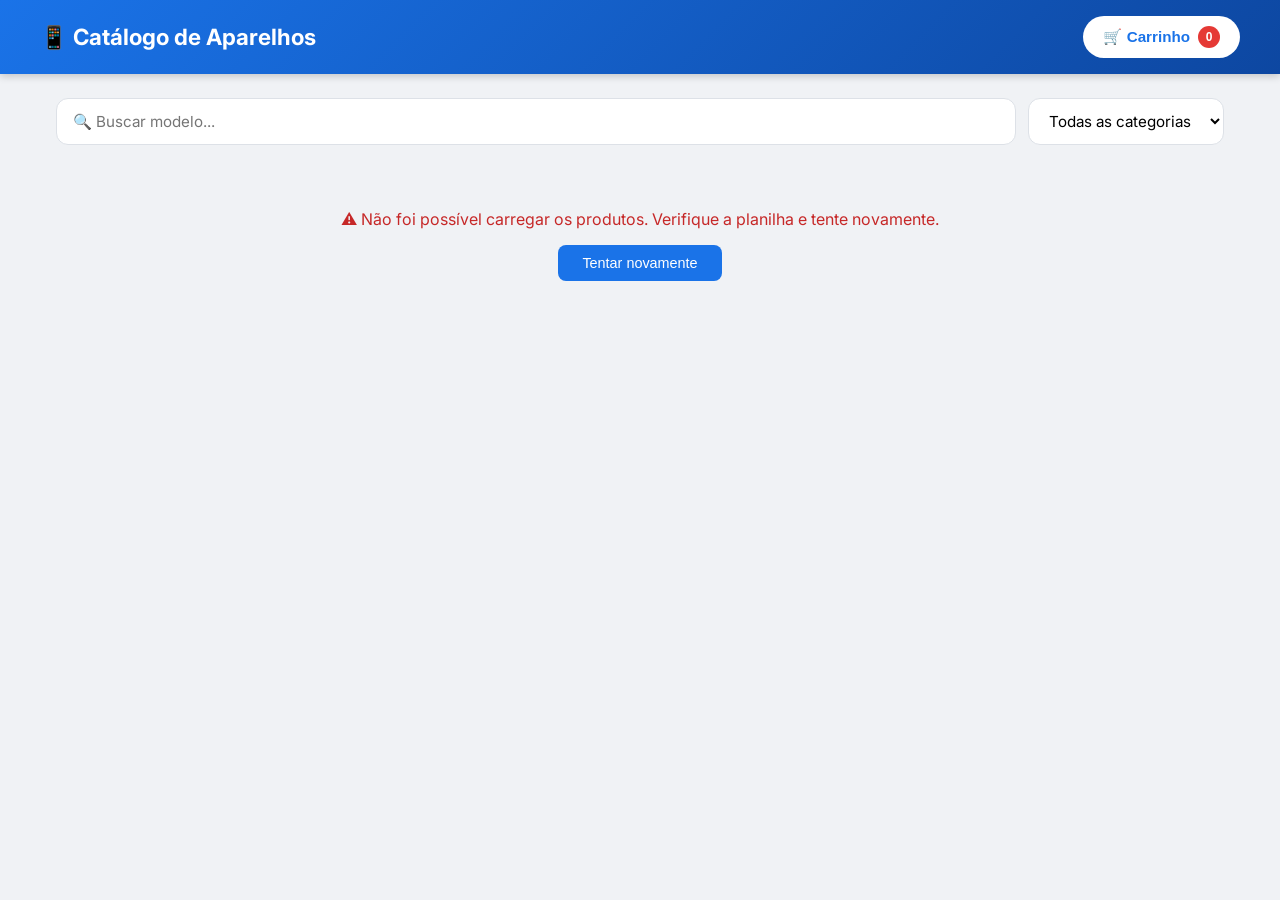
<file: index.html>
<!DOCTYPE html>
<html lang="pt-BR">
<head>
  <meta charset="UTF-8" />
  <meta name="viewport" content="width=device-width, initial-scale=1.0" />
  <title>Catálogo de Aparelhos</title>
  <link rel="stylesheet" href="style.css" />
  <link rel="preconnect" href="https://fonts.googleapis.com" />
  <link href="https://fonts.googleapis.com/css2?family=Inter:wght@400;500;600;700&display=swap" rel="stylesheet" />
</head>
<body>

  <header>
    <div class="header-inner">
      <h1>📱 Catálogo de Aparelhos</h1>
      <button class="cart-btn" id="cartBtn" onclick="abrirCarrinho()">
        🛒 Carrinho <span class="cart-count" id="cartCount">0</span>
      </button>
    </div>
  </header>

  <div class="container">

    <div class="filters">
      <input type="text" id="searchInput" placeholder="🔍 Buscar modelo..." oninput="filtrarProdutos()" />
      <select id="categoriaSelect" onchange="filtrarProdutos()">
        <option value="">Todas as categorias</option>
      </select>
    </div>

    <div id="loading" class="loading">
      <div class="spinner"></div>
      <p>Carregando produtos...</p>
    </div>

    <div id="erro" class="erro" style="display:none">
      <p>⚠️ Não foi possível carregar os produtos. Verifique a planilha e tente novamente.</p>
      <button onclick="carregarProdutos()">Tentar novamente</button>
    </div>

    <div id="produtosGrid" class="produtos-grid"></div>

  </div>

  <!-- Modal Carrinho -->
  <div id="modalCarrinho" class="modal" style="display:none">
    <div class="modal-content">
      <div class="modal-header">
        <h2>🛒 Seu Pedido</h2>
        <button class="fechar-btn" onclick="fecharCarrinho()">✕</button>
      </div>
      <div id="listaCarrinho" class="lista-carrinho"></div>
      <div class="modal-footer">
        <div class="total-info">
          <span>Total de itens: <strong id="totalItens">0</strong></span>
        </div>
        <button class="whatsapp-btn" id="btnWhatsApp" onclick="enviarWhatsApp()">
          <svg width="20" height="20" viewBox="0 0 24 24" fill="currentColor"><path d="M17.472 14.382c-.297-.149-1.758-.867-2.03-.967-.273-.099-.471-.148-.67.15-.197.297-.767.966-.94 1.164-.173.199-.347.223-.644.075-.297-.15-1.255-.463-2.39-1.475-.883-.788-1.48-1.761-1.653-2.059-.173-.297-.018-.458.13-.606.134-.133.298-.347.446-.52.149-.174.198-.298.298-.497.099-.198.05-.371-.025-.52-.075-.149-.669-1.612-.916-2.207-.242-.579-.487-.5-.669-.51-.173-.008-.371-.01-.57-.01-.198 0-.52.074-.792.372-.272.297-1.04 1.016-1.04 2.479 0 1.462 1.065 2.875 1.213 3.074.149.198 2.096 3.2 5.077 4.487.709.306 1.262.489 1.694.625.712.227 1.36.195 1.871.118.571-.085 1.758-.719 2.006-1.413.248-.694.248-1.289.173-1.413-.074-.124-.272-.198-.57-.347m-5.421 7.403h-.004a9.87 9.87 0 01-5.031-1.378l-.361-.214-3.741.982.998-3.648-.235-.374a9.86 9.86 0 01-1.51-5.26c.001-5.45 4.436-9.884 9.888-9.884 2.64 0 5.122 1.03 6.988 2.898a9.825 9.825 0 012.893 6.994c-.003 5.45-4.437 9.884-9.885 9.884m8.413-18.297A11.815 11.815 0 0012.05 0C5.495 0 .16 5.335.157 11.892c0 2.096.547 4.142 1.588 5.945L.057 24l6.305-1.654a11.882 11.882 0 005.683 1.448h.005c6.554 0 11.89-5.335 11.893-11.893a11.821 11.821 0 00-3.48-8.413z"/></svg>
          Enviar pedido pelo WhatsApp
        </button>
        <button class="limpar-btn" onclick="limparCarrinho()">Limpar carrinho</button>
      </div>
    </div>
  </div>

  <script src="app.js"></script>
</body>
</html>
</file>
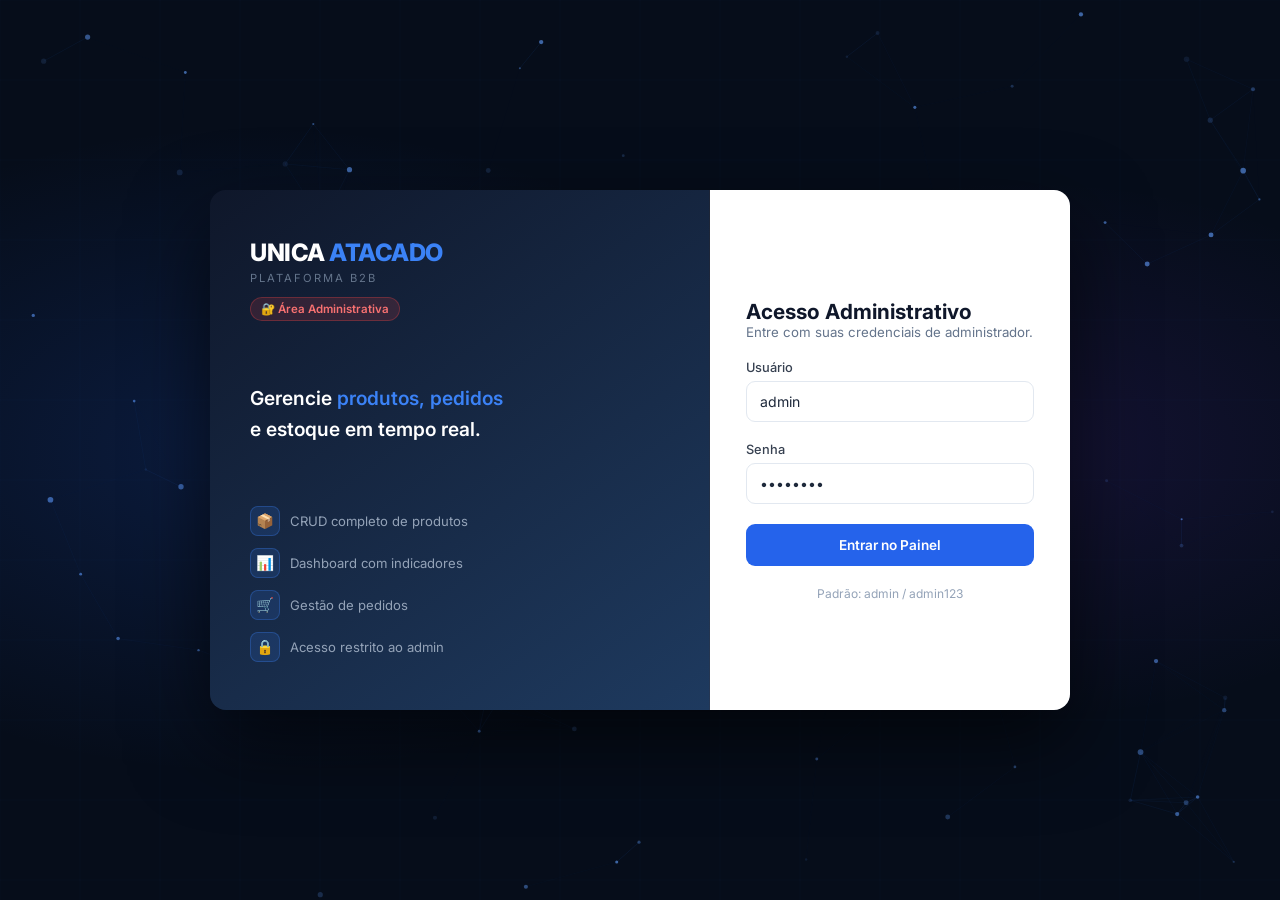
<file: admin.html>
<!DOCTYPE html>
<html lang="pt-BR">
<head>
<meta charset="UTF-8"/>
<meta name="viewport" content="width=device-width, initial-scale=1.0"/>
<title>UNICA ATACADO — Painel Admin</title>
<link href="https://fonts.googleapis.com/css2?family=Inter:wght@300;400;500;600;700;800&display=swap" rel="stylesheet"/>
<style>
*{margin:0;padding:0;box-sizing:border-box}
body{font-family:'Inter',sans-serif;background:#f1f5f9;color:#1e293b;overflow-x:hidden}

/* ===== VARIÁVEIS ===== */
:root{
  --blue:#2563eb;--blue-dark:#1d4ed8;--blue-light:#eff6ff;
  --green:#16a34a;--green-light:#dcfce7;
  --red:#dc2626;--red-light:#fee2e2;
  --orange:#ea580c;--orange-light:#ffedd5;
  --yellow:#ca8a04;--yellow-light:#fef9c3;
  --purple:#7c3aed;--purple-light:#ede9fe;
  --gray:#64748b;--gray-light:#f8fafc;
  --border:#e2e8f0;--sidebar-w:240px;
}

/* ===== UTILITÁRIOS ===== */
.hidden{display:none!important}
.flex{display:flex}.flex-col{flex-direction:column}
.items-center{align-items:center}.justify-between{justify-content:space-between}
.gap-2{gap:8px}.gap-3{gap:12px}.gap-4{gap:16px}
.w-full{width:100%}.text-center{text-align:center}
.font-600{font-weight:600}.font-700{font-weight:700}

/* ===== LOGIN ===== */
#loginScreen{
  min-height:100vh;display:flex;align-items:center;justify-content:center;
  background:#060d1a;position:relative;overflow:hidden;
}
#loginScreen canvas{position:absolute;inset:0;z-index:0}
#loginScreen::before{
  content:'';position:absolute;inset:0;z-index:1;
  background:radial-gradient(ellipse 70% 60% at 20% 50%,rgba(37,99,235,.18) 0%,transparent 60%),
             radial-gradient(ellipse 60% 50% at 80% 50%,rgba(124,58,237,.12) 0%,transparent 60%);
}
.login-card{
  position:relative;z-index:2;display:flex;width:100%;max-width:860px;
  min-height:520px;border-radius:16px;overflow:hidden;
  box-shadow:0 32px 80px rgba(0,0,0,.6);
}
.login-left{
  flex:1;background:linear-gradient(145deg,#0f172a,#1e3a5f);
  padding:48px 40px;display:flex;flex-direction:column;justify-content:space-between;
  border-right:1px solid rgba(255,255,255,.06);
}
.brand-name{font-size:1.5rem;font-weight:800;color:#fff;letter-spacing:-.5px}
.brand-name span{color:#3b82f6}
.brand-sub{font-size:.7rem;color:#64748b;letter-spacing:2px;text-transform:uppercase;margin-top:4px}
.admin-badge{
  display:inline-flex;align-items:center;gap:6px;
  background:rgba(239,68,68,.15);border:1px solid rgba(239,68,68,.3);
  color:#f87171;padding:4px 10px;border-radius:20px;font-size:.72rem;font-weight:600;
  margin-top:12px;width:fit-content;
}
.login-left-desc{font-size:1.2rem;font-weight:600;color:#fff;line-height:1.6;margin:auto 0}
.login-left-desc span{color:#3b82f6}
.ll-features{display:flex;flex-direction:column;gap:12px}
.ll-item{display:flex;align-items:center;gap:10px;font-size:.82rem;color:#94a3b8}
.ll-icon{width:30px;height:30px;border-radius:8px;background:rgba(59,130,246,.15);border:1px solid rgba(59,130,246,.3);display:flex;align-items:center;justify-content:center;font-size:.9rem;flex-shrink:0}
.login-right{
  width:360px;flex-shrink:0;background:#fff;padding:44px 36px;
  display:flex;flex-direction:column;justify-content:center;gap:20px;
}
.login-right h2{font-size:1.3rem;font-weight:700;color:#0f172a}
.login-right p{font-size:.83rem;color:#64748b}
.form-field{display:flex;flex-direction:column;gap:6px}
.form-field label{font-size:.8rem;font-weight:500;color:#374151}
.form-field input,.form-field select,.form-field textarea{
  padding:11px 13px;border:1.5px solid var(--border);border-radius:9px;
  font-size:.88rem;font-family:'Inter',sans-serif;outline:none;transition:border-color .2s;
  background:#fff;color:#1e293b;
}
.form-field input:focus,.form-field select:focus,.form-field textarea:focus{border-color:var(--blue)}
.form-field textarea{resize:vertical;min-height:80px}
.form-field .error-msg{font-size:.75rem;color:var(--red);display:none}
.form-field.has-error input,.form-field.has-error select{border-color:var(--red)}
.form-field.has-error .error-msg{display:block}
.btn{
  display:inline-flex;align-items:center;justify-content:center;gap:6px;
  padding:10px 18px;border-radius:9px;font-size:.85rem;font-weight:600;
  cursor:pointer;border:none;transition:all .18s;font-family:'Inter',sans-serif;
}
.btn-primary{background:var(--blue);color:#fff}.btn-primary:hover{background:var(--blue-dark)}
.btn-success{background:var(--green);color:#fff}.btn-success:hover{background:#15803d}
.btn-danger{background:var(--red);color:#fff}.btn-danger:hover{background:#b91c1c}
.btn-ghost{background:none;color:var(--gray);border:1.5px solid var(--border)}.btn-ghost:hover{background:#f8fafc}
.btn-sm{padding:6px 12px;font-size:.78rem}
.btn-xs{padding:4px 9px;font-size:.72rem}
.btn-full{width:100%;padding:13px}
.btn-icon{padding:7px;border-radius:7px}

/* ===== APP LAYOUT ===== */
#adminApp{display:none;min-height:100vh;flex-direction:column}
#adminApp.active{display:flex}

/* TOP BAR */
.topbar{
  background:#0f172a;color:#fff;height:56px;
  display:flex;align-items:center;justify-content:space-between;
  padding:0 20px;position:sticky;top:0;z-index:200;
  border-bottom:1px solid rgba(255,255,255,.06);
}
.topbar-brand{font-size:1.1rem;font-weight:800;letter-spacing:-.5px}
.topbar-brand span{color:#3b82f6}
.topbar-badge{font-size:.65rem;background:rgba(239,68,68,.2);color:#f87171;border:1px solid rgba(239,68,68,.3);padding:2px 7px;border-radius:10px;font-weight:600;margin-left:8px}
.topbar-right{display:flex;align-items:center;gap:12px}
.topbar-user{font-size:.8rem;color:#94a3b8}
.topbar-logout{font-size:.78rem;color:#64748b;cursor:pointer;padding:5px 10px;border-radius:6px;transition:background .2s}
.topbar-logout:hover{background:rgba(255,255,255,.08);color:#fff}
.menu-toggle{background:none;border:none;color:#94a3b8;cursor:pointer;font-size:1.2rem;padding:4px;display:none}

/* BODY */
.app-body{display:flex;flex:1;overflow:hidden}

/* SIDEBAR */
.sidebar{
  width:var(--sidebar-w);background:#fff;border-right:1px solid var(--border);
  display:flex;flex-direction:column;overflow-y:auto;flex-shrink:0;
  transition:transform .25s;
}
.sidebar-section{padding:12px 10px 6px}
.sidebar-label{font-size:.65rem;font-weight:700;color:#94a3b8;text-transform:uppercase;letter-spacing:.8px;padding:0 6px;margin-bottom:4px}
.nav-item{
  display:flex;align-items:center;gap:10px;padding:9px 10px;border-radius:9px;
  cursor:pointer;font-size:.83rem;color:#475569;transition:all .15s;margin-bottom:1px;
}
.nav-item:hover{background:#f1f5f9;color:#1e293b}
.nav-item.active{background:var(--blue-light);color:var(--blue);font-weight:600}
.nav-item .nav-icon{font-size:1rem;width:20px;text-align:center;flex-shrink:0}
.nav-badge{margin-left:auto;background:var(--red);color:#fff;font-size:.65rem;font-weight:700;padding:1px 6px;border-radius:10px}
.sidebar-divider{height:1px;background:var(--border);margin:8px 10px}

/* MAIN */
.main{flex:1;overflow-y:auto;padding:24px}
.page{display:none}.page.active{display:block}

/* PAGE HEADER */
.page-hdr{display:flex;align-items:flex-start;justify-content:space-between;margin-bottom:20px;gap:12px;flex-wrap:wrap}
.page-hdr h1{font-size:1.25rem;font-weight:700;color:#0f172a}
.page-hdr p{font-size:.82rem;color:var(--gray);margin-top:2px}
.page-hdr-actions{display:flex;gap:8px;align-items:center;flex-wrap:wrap}

/* CARDS */
.cards-grid{display:grid;grid-template-columns:repeat(auto-fill,minmax(200px,1fr));gap:14px;margin-bottom:22px}
.kpi-card{
  background:#fff;border-radius:14px;padding:18px 20px;
  border:1px solid var(--border);display:flex;flex-direction:column;gap:6px;
}
.kpi-icon{font-size:1.4rem}
.kpi-val{font-size:1.6rem;font-weight:800;color:#0f172a}
.kpi-label{font-size:.75rem;color:var(--gray)}
.kpi-badge{display:inline-flex;padding:2px 8px;border-radius:10px;font-size:.68rem;font-weight:600;width:fit-content}

/* BADGE */
.badge{display:inline-flex;align-items:center;padding:3px 9px;border-radius:20px;font-size:.72rem;font-weight:600}
.badge-green{background:var(--green-light);color:var(--green)}
.badge-red{background:var(--red-light);color:var(--red)}
.badge-blue{background:var(--blue-light);color:var(--blue)}
.badge-orange{background:var(--orange-light);color:var(--orange)}
.badge-yellow{background:var(--yellow-light);color:var(--yellow)}
.badge-purple{background:var(--purple-light);color:var(--purple)}
.badge-gray{background:#f1f5f9;color:var(--gray)}

/* TABLE CARD */
.table-card{background:#fff;border-radius:14px;border:1px solid var(--border);overflow:hidden}
.table-toolbar{
  padding:14px 16px;display:flex;align-items:center;gap:10px;
  border-bottom:1px solid var(--border);flex-wrap:wrap;
}
.search-wrap{position:relative;flex:1;min-width:180px}
.search-wrap input{padding:8px 12px 8px 34px;border:1.5px solid var(--border);border-radius:8px;font-size:.82rem;outline:none;width:100%;font-family:'Inter',sans-serif}
.search-wrap input:focus{border-color:var(--blue)}
.search-wrap::before{content:'🔍';position:absolute;left:10px;top:50%;transform:translateY(-50%);font-size:.75rem;pointer-events:none}
.filter-select{padding:8px 10px;border:1.5px solid var(--border);border-radius:8px;font-size:.8rem;outline:none;background:#fff;font-family:'Inter',sans-serif;cursor:pointer}
.filter-select:focus{border-color:var(--blue)}
.table-info{font-size:.78rem;color:var(--gray);white-space:nowrap}
table{width:100%;border-collapse:collapse}
thead tr{background:#f8fafc}
th{
  padding:10px 14px;text-align:left;font-size:.7rem;font-weight:700;
  color:var(--gray);text-transform:uppercase;letter-spacing:.5px;
  border-bottom:1px solid var(--border);white-space:nowrap;cursor:pointer;user-select:none;
}
th:hover{color:#1e293b}
th.sorted-asc::after{content:' ↑'}
th.sorted-desc::after{content:' ↓'}
td{padding:11px 14px;font-size:.83rem;color:#374151;border-bottom:1px solid #f8fafc;vertical-align:middle}
tr:last-child td{border-bottom:none}
tr:hover td{background:#fafbfc}
.td-actions{display:flex;gap:5px;align-items:center;flex-wrap:wrap}
.action-btn{
  padding:5px 8px;border-radius:6px;border:none;cursor:pointer;
  font-size:.75rem;font-weight:500;transition:all .15s;font-family:'Inter',sans-serif;
}
.act-edit{background:#eff6ff;color:var(--blue)}.act-edit:hover{background:#dbeafe}
.act-del{background:var(--red-light);color:var(--red)}.act-del:hover{background:#fecaca}
.act-dup{background:#f0fdf4;color:var(--green)}.act-dup:hover{background:#dcfce7}
.act-toggle{background:#f1f5f9;color:var(--gray)}.act-toggle:hover{background:#e2e8f0}
.act-star{background:var(--yellow-light);color:var(--yellow)}.act-star:hover{background:#fde68a}

/* PAGINATION */
.pagination{
  padding:12px 16px;display:flex;align-items:center;justify-content:space-between;
  border-top:1px solid var(--border);flex-wrap:wrap;gap:8px;
}
.pagination span{font-size:.78rem;color:var(--gray)}
.page-btns{display:flex;gap:4px}
.page-btn{
  width:30px;height:30px;border-radius:6px;border:1.5px solid var(--border);
  background:#fff;font-size:.78rem;cursor:pointer;display:flex;align-items:center;justify-content:center;
  transition:all .15s;
}
.page-btn:hover{border-color:var(--blue);color:var(--blue)}
.page-btn.active{background:var(--blue);color:#fff;border-color:var(--blue)}

/* MODAL */
.modal-overlay{
  position:fixed;inset:0;background:rgba(0,0,0,.5);z-index:500;
  display:none;align-items:center;justify-content:center;padding:16px;
}
.modal-overlay.open{display:flex}
.modal{
  background:#fff;border-radius:16px;width:100%;max-height:90vh;
  display:flex;flex-direction:column;overflow:hidden;
  box-shadow:0 24px 60px rgba(0,0,0,.25);
}
.modal-sm{max-width:420px}
.modal-md{max-width:580px}
.modal-lg{max-width:760px}
.modal-hdr{
  padding:18px 22px;border-bottom:1px solid var(--border);
  display:flex;align-items:center;justify-content:space-between;flex-shrink:0;
}
.modal-hdr h3{font-size:1rem;font-weight:700}
.modal-close{background:none;border:none;font-size:1.1rem;cursor:pointer;color:var(--gray);width:30px;height:30px;border-radius:7px;display:flex;align-items:center;justify-content:center}
.modal-close:hover{background:#f1f5f9}
.modal-body{padding:22px;overflow-y:auto;flex:1}
.modal-footer{padding:16px 22px;border-top:1px solid var(--border);display:flex;gap:8px;justify-content:flex-end;flex-shrink:0}
.form-grid{display:grid;grid-template-columns:1fr 1fr;gap:14px}
.form-grid .full{grid-column:1/-1}

/* TOAST */
#toast{
  position:fixed;bottom:24px;right:24px;z-index:999;
  display:flex;flex-direction:column;gap:8px;
}
.toast-item{
  padding:12px 18px;border-radius:10px;font-size:.83rem;font-weight:500;
  color:#fff;box-shadow:0 8px 24px rgba(0,0,0,.2);
  animation:slideIn .3s ease;min-width:240px;
}
.toast-success{background:var(--green)}
.toast-error{background:var(--red)}
.toast-info{background:var(--blue)}
@keyframes slideIn{from{transform:translateX(100%);opacity:0}to{transform:translateX(0);opacity:1}}

/* CONFIRM MODAL */
.confirm-icon{font-size:2.5rem;text-align:center;margin-bottom:8px}
.confirm-msg{text-align:center;color:var(--gray);font-size:.88rem;line-height:1.5}

/* DASHBOARD */
.dash-grid{display:grid;grid-template-columns:1fr 1fr;gap:16px;margin-top:20px}
.dash-block{background:#fff;border-radius:14px;border:1px solid var(--border);padding:18px}
.dash-block h3{font-size:.88rem;font-weight:700;margin-bottom:12px;color:#0f172a}
.mini-table{width:100%;border-collapse:collapse;font-size:.8rem}
.mini-table th{color:var(--gray);font-weight:600;text-align:left;padding:4px 0;border-bottom:1px solid var(--border);font-size:.72rem}
.mini-table td{padding:7px 0;border-bottom:1px solid #f8fafc;color:#374151}
.mini-table tr:last-child td{border-bottom:none}

/* PRODUCT DETAIL */
.product-cell{display:flex;align-items:center;gap:8px}
.product-icon{width:34px;height:34px;background:linear-gradient(135deg,#eff6ff,#dbeafe);border-radius:8px;display:flex;align-items:center;justify-content:center;font-size:1rem;flex-shrink:0}
.product-name{font-weight:600;color:#0f172a;font-size:.85rem;line-height:1.2}
.product-sku{font-size:.7rem;color:#94a3b8}

/* EMPTY STATE */
.empty-state{padding:48px 20px;text-align:center;color:#94a3b8}
.empty-state div{font-size:2.5rem;margin-bottom:10px}
.empty-state p{font-size:.85rem}

/* RESPONSIVE */
@media(max-width:900px){
  :root{--sidebar-w:220px}
  .form-grid{grid-template-columns:1fr}
  .form-grid .full{grid-column:1}
}
@media(max-width:700px){
  .sidebar{position:fixed;top:56px;bottom:0;left:0;z-index:150;transform:translateX(-100%)}
  .sidebar.open{transform:translateX(0);box-shadow:4px 0 20px rgba(0,0,0,.15)}
  .menu-toggle{display:block}
  .cards-grid{grid-template-columns:repeat(2,1fr)}
  .dash-grid{grid-template-columns:1fr}
  .login-left{display:none}
  .login-right{width:100%;border-radius:16px}
  .login-card{max-width:380px}
  th:nth-child(n+5),td:nth-child(n+5){display:none}
}
</style>
</head>
<body>

<!-- ===== LOGIN ===== -->
<div id="loginScreen">
  <canvas id="bgCanvas"></canvas>
  <div class="login-card">
    <div class="login-left">
      <div>
        <div class="brand-name">UNICA <span>ATACADO</span></div>
        <div class="brand-sub">Plataforma B2B</div>
        <div class="admin-badge">🔐 Área Administrativa</div>
      </div>
      <div class="login-left-desc">Gerencie <span>produtos, pedidos</span><br>e estoque em tempo real.</div>
      <div class="ll-features">
        <div class="ll-item"><div class="ll-icon">📦</div><span>CRUD completo de produtos</span></div>
        <div class="ll-item"><div class="ll-icon">📊</div><span>Dashboard com indicadores</span></div>
        <div class="ll-item"><div class="ll-icon">🛒</div><span>Gestão de pedidos</span></div>
        <div class="ll-item"><div class="ll-icon">🔒</div><span>Acesso restrito ao admin</span></div>
      </div>
    </div>
    <div class="login-right">
      <div>
        <h2>Acesso Administrativo</h2>
        <p>Entre com suas credenciais de administrador.</p>
      </div>
      <div class="form-field" id="ffUser">
        <label>Usuário</label>
        <input type="text" id="adminUser" placeholder="admin" value="admin"/>
        <span class="error-msg">Usuário obrigatório</span>
      </div>
      <div class="form-field" id="ffPass">
        <label>Senha</label>
        <input type="password" id="adminPass" placeholder="••••••••" value="admin123"
          onkeydown="if(event.key==='Enter')doAdminLogin()"/>
        <span class="error-msg">Senha obrigatória</span>
      </div>
      <div id="loginError" style="font-size:.8rem;color:var(--red);display:none">Usuário ou senha incorretos.</div>
      <button class="btn btn-primary btn-full" onclick="doAdminLogin()">Entrar no Painel</button>
      <p style="font-size:.75rem;color:#94a3b8;text-align:center">Padrão: admin / admin123</p>
    </div>
  </div>
</div>

<!-- ===== ADMIN APP ===== -->
<div id="adminApp">

  <!-- TOPBAR -->
  <div class="topbar">
    <div style="display:flex;align-items:center;gap:10px">
      <button class="menu-toggle" onclick="toggleSidebar()">☰</button>
      <span class="topbar-brand">UNICA <span>ATACADO</span></span>
      <span class="topbar-badge">ADMIN</span>
    </div>
    <div class="topbar-right">
      <span class="topbar-user" id="topbarUser"></span>
      <span class="topbar-logout" onclick="doLogout()">Sair →</span>
    </div>
  </div>

  <div class="app-body">

    <!-- SIDEBAR -->
    <nav class="sidebar" id="sidebar">
      <div class="sidebar-section">
        <div class="sidebar-label">Principal</div>
        <div class="nav-item active" data-page="dashboard" onclick="navTo(this)">
          <span class="nav-icon">📊</span> Dashboard
        </div>
      </div>
      <div class="sidebar-divider"></div>
      <div class="sidebar-section">
        <div class="sidebar-label">Catálogo</div>
        <div class="nav-item" data-page="products" onclick="navTo(this)">
          <span class="nav-icon">📱</span> Produtos
        </div>
        <div class="nav-item" data-page="brands" onclick="navTo(this)">
          <span class="nav-icon">🏷️</span> Marcas
        </div>
        <div class="nav-item" data-page="conditions" onclick="navTo(this)">
          <span class="nav-icon">⭐</span> Condições
        </div>
        <div class="nav-item" data-page="groups" onclick="navTo(this)">
          <span class="nav-icon">🏢</span> Grupos de Depósito
        </div>
      </div>
      <div class="sidebar-divider"></div>
      <div class="sidebar-section">
        <div class="sidebar-label">Vendas</div>
        <div class="nav-item" data-page="orders" onclick="navTo(this)">
          <span class="nav-icon">🛒</span> Pedidos
          <span class="nav-badge" id="pendingBadge">0</span>
        </div>
        <div class="nav-item" data-page="history" onclick="navTo(this)">
          <span class="nav-icon">📋</span> Histórico
        </div>
      </div>
      <div class="sidebar-divider"></div>
      <div class="sidebar-section">
        <div class="nav-item" onclick="window.open('preview.html','_blank')">
          <span class="nav-icon">🌐</span> Ver Loja Pública
        </div>
      </div>
    </nav>

    <!-- MAIN CONTENT -->
    <main class="main">

      <!-- ===== DASHBOARD ===== -->
      <div id="page-dashboard" class="page active">
        <div class="page-hdr">
          <div><h1>Dashboard</h1><p>Visão geral do sistema</p></div>
          <button class="btn btn-ghost btn-sm" onclick="renderDashboard()">↻ Atualizar</button>
        </div>
        <div class="cards-grid" id="kpiCards"></div>
        <div class="dash-grid">
          <div class="dash-block">
            <h3>📱 Últimos Produtos Adicionados</h3>
            <table class="mini-table" id="dashRecentProducts"><thead><tr><th>Modelo</th><th>Qtd</th><th>Preço</th></tr></thead><tbody></tbody></table>
          </div>
          <div class="dash-block">
            <h3>🛒 Últimos Pedidos</h3>
            <table class="mini-table" id="dashRecentOrders"><thead><tr><th>Pedido</th><th>Total</th><th>Status</th></tr></thead><tbody></tbody></table>
          </div>
        </div>
      </div>

      <!-- ===== PRODUTOS ===== -->
      <div id="page-products" class="page">
        <div class="page-hdr">
          <div><h1>Produtos</h1><p id="productPageSub"></p></div>
          <div class="page-hdr-actions">
            <button class="btn btn-ghost btn-sm" onclick="exportProducts()">⬇ Exportar</button>
            <button class="btn btn-primary btn-sm" onclick="openProductForm()">+ Novo Produto</button>
          </div>
        </div>
        <div class="table-card">
          <div class="table-toolbar">
            <div class="search-wrap"><input type="text" placeholder="Buscar modelo, marca, cor..." oninput="filterProducts()" id="prodSearch"/></div>
            <select class="filter-select" id="prodFilterGroup" onchange="filterProducts()"><option value="">Todos os grupos</option></select>
            <select class="filter-select" id="prodFilterBrand" onchange="filterProducts()"><option value="">Todas as marcas</option></select>
            <select class="filter-select" id="prodFilterCond" onchange="filterProducts()">
              <option value="">Todas condições</option>
              <option>Novo</option><option>Seminovo A</option><option>Seminovo B</option><option>Recondicionado</option>
            </select>
            <select class="filter-select" id="prodFilterStatus" onchange="filterProducts()">
              <option value="">Todos status</option>
              <option value="available">Disponível</option>
              <option value="out">Esgotado</option>
              <option value="hidden">Oculto</option>
              <option value="featured">Destaque</option>
            </select>
            <span class="table-info" id="prodCount"></span>
          </div>
          <div style="overflow-x:auto">
            <table>
              <thead>
                <tr>
                  <th onclick="sortProducts('model')">Produto</th>
                  <th onclick="sortProducts('conditionName')">Condição</th>
                  <th onclick="sortProducts('storage')">Capacidade</th>
                  <th>Cor</th>
                  <th onclick="sortProducts('quantity')">Estoque</th>
                  <th onclick="sortProducts('priceUsd')">Preço USD</th>
                  <th>Status</th>
                  <th>Ações</th>
                </tr>
              </thead>
              <tbody id="productsTbody"></tbody>
            </table>
          </div>
          <div class="pagination">
            <span id="prodPaginInfo"></span>
            <div class="page-btns" id="prodPaginBtns"></div>
          </div>
        </div>
      </div>

      <!-- ===== MARCAS ===== -->
      <div id="page-brands" class="page">
        <div class="page-hdr">
          <div><h1>Marcas</h1><p>Gerencie as marcas dos produtos</p></div>
          <button class="btn btn-primary btn-sm" onclick="openBrandForm()">+ Nova Marca</button>
        </div>
        <div class="table-card">
          <div class="table-toolbar">
            <div class="search-wrap"><input type="text" placeholder="Buscar marca..." oninput="renderBrands()" id="brandSearch"/></div>
          </div>
          <table>
            <thead><tr><th>Nome</th><th>Produtos</th><th>Status</th><th>Criado em</th><th>Ações</th></tr></thead>
            <tbody id="brandsTbody"></tbody>
          </table>
        </div>
      </div>

      <!-- ===== CONDIÇÕES ===== -->
      <div id="page-conditions" class="page">
        <div class="page-hdr">
          <div><h1>Condições</h1><p>Gerencie as condições dos aparelhos</p></div>
          <button class="btn btn-primary btn-sm" onclick="openConditionForm()">+ Nova Condição</button>
        </div>
        <div class="table-card">
          <table>
            <thead><tr><th>Ordem</th><th>Nome</th><th>Descrição</th><th>Produtos</th><th>Status</th><th>Ações</th></tr></thead>
            <tbody id="conditionsTbody"></tbody>
          </table>
        </div>
      </div>

      <!-- ===== GRUPOS ===== -->
      <div id="page-groups" class="page">
        <div class="page-hdr">
          <div><h1>Grupos de Depósito</h1><p>Gerencie os grupos de armazenamento</p></div>
          <button class="btn btn-primary btn-sm" onclick="openGroupForm()">+ Novo Grupo</button>
        </div>
        <div class="table-card">
          <table>
            <thead><tr><th>Nome</th><th>Descrição</th><th>Produtos</th><th>Unidades</th><th>Status</th><th>Ações</th></tr></thead>
            <tbody id="groupsTbody"></tbody>
          </table>
        </div>
      </div>

      <!-- ===== PEDIDOS ===== -->
      <div id="page-orders" class="page">
        <div class="page-hdr">
          <div><h1>Pedidos</h1><p>Gerencie os pedidos recebidos</p></div>
          <button class="btn btn-primary btn-sm" onclick="openOrderForm()">+ Novo Pedido</button>
        </div>
        <div class="table-card">
          <div class="table-toolbar">
            <div class="search-wrap"><input type="text" placeholder="Buscar pedido..." oninput="renderOrders()" id="orderSearch"/></div>
            <select class="filter-select" id="orderFilterStatus" onchange="renderOrders()">
              <option value="">Todos os status</option>
              <option>Processando</option><option>Em trânsito</option>
              <option>Entregue</option><option>Cancelado</option><option>Pendente</option>
            </select>
          </div>
          <div style="overflow-x:auto">
            <table>
              <thead><tr><th>Pedido</th><th>Data</th><th>Cliente</th><th>Unidades</th><th>Total USD</th><th>Status</th><th>Ações</th></tr></thead>
              <tbody id="ordersTbody"></tbody>
            </table>
          </div>
        </div>
      </div>

      <!-- ===== HISTÓRICO ===== -->
      <div id="page-history" class="page">
        <div class="page-hdr">
          <div><h1>Histórico de Compras</h1><p>Todos os pedidos do sistema</p></div>
          <button class="btn btn-ghost btn-sm" onclick="exportOrders()">⬇ Exportar CSV</button>
        </div>
        <div class="table-card">
          <div class="table-toolbar">
            <div class="search-wrap"><input type="text" placeholder="Buscar pedido..." oninput="renderHistory()" id="histSearch"/></div>
            <select class="filter-select" id="histFilterStatus" onchange="renderHistory()">
              <option value="">Todos os status</option>
              <option>Processando</option><option>Em trânsito</option>
              <option>Entregue</option><option>Cancelado</option><option>Pendente</option>
            </select>
          </div>
          <div style="overflow-x:auto">
            <table>
              <thead><tr><th>Pedido</th><th>Data</th><th>Cliente</th><th>Itens</th><th>Total USD</th><th>Status</th><th>Ações</th></tr></thead>
              <tbody id="historyTbody"></tbody>
            </table>
          </div>
        </div>
      </div>

    </main>
  </div>
</div>

<!-- ===== TOAST ===== -->
<div id="toast"></div>

<!-- ===== MODAIS ===== -->

<!-- CONFIRM -->
<div class="modal-overlay" id="confirmModal">
  <div class="modal modal-sm">
    <div class="modal-body" style="text-align:center;padding:28px 22px">
      <div class="confirm-icon" id="confirmIcon">⚠️</div>
      <div style="font-size:1rem;font-weight:700;margin-bottom:8px" id="confirmTitle"></div>
      <div class="confirm-msg" id="confirmMsg"></div>
    </div>
    <div class="modal-footer" style="justify-content:center">
      <button class="btn btn-ghost" onclick="closeModal('confirmModal')">Cancelar</button>
      <button class="btn btn-danger" id="confirmOkBtn">Confirmar</button>
    </div>
  </div>
</div>

<!-- PRODUCT FORM -->
<div class="modal-overlay" id="productModal">
  <div class="modal modal-lg">
    <div class="modal-hdr">
      <h3 id="productModalTitle">Novo Produto</h3>
      <button class="modal-close" onclick="closeModal('productModal')">✕</button>
    </div>
    <div class="modal-body">
      <input type="hidden" id="pId"/>
      <div class="form-grid">
        <div class="form-field full" id="ff-model">
          <label>Modelo *</label>
          <input type="text" id="pModel" placeholder="Ex: iPhone 15 Pro Max"/>
          <span class="error-msg">Campo obrigatório</span>
        </div>
        <div class="form-field" id="ff-brand">
          <label>Marca *</label>
          <select id="pBrand"><option value="">Selecione...</option></select>
          <span class="error-msg">Campo obrigatório</span>
        </div>
        <div class="form-field" id="ff-group">
          <label>Grupo de Depósito</label>
          <select id="pGroup"><option value="">Selecione...</option></select>
        </div>
        <div class="form-field" id="ff-storage">
          <label>Capacidade</label>
          <input type="text" id="pStorage" placeholder="Ex: 256GB"/>
        </div>
        <div class="form-field" id="ff-color">
          <label>Cor</label>
          <input type="text" id="pColor" placeholder="Ex: Titânio Natural"/>
        </div>
        <div class="form-field" id="ff-cond">
          <label>Condição</label>
          <select id="pCondition"><option value="">Selecione...</option></select>
        </div>
        <div class="form-field" id="ff-qty">
          <label>Quantidade *</label>
          <input type="number" id="pQty" min="0" placeholder="0"/>
          <span class="error-msg">Valor inválido</span>
        </div>
        <div class="form-field" id="ff-price">
          <label>Preço (USD) *</label>
          <input type="number" id="pPrice" min="0" step="0.01" placeholder="0.00"/>
          <span class="error-msg">Valor inválido</span>
        </div>
        <div class="form-field">
          <label>Status</label>
          <select id="pStatus">
            <option value="available">Disponível</option>
            <option value="hidden">Oculto</option>
            <option value="featured">Destaque</option>
          </select>
        </div>
        <div class="form-field">
          <label>Destaque</label>
          <select id="pFeatured">
            <option value="false">Não</option>
            <option value="true">Sim</option>
          </select>
        </div>
        <div class="form-field full">
          <label>Observações internas</label>
          <textarea id="pNotes" placeholder="Anotações internas sobre o produto..."></textarea>
        </div>
      </div>
    </div>
    <div class="modal-footer">
      <button class="btn btn-ghost" onclick="closeModal('productModal')">Cancelar</button>
      <button class="btn btn-primary" onclick="saveProduct()">Salvar Produto</button>
    </div>
  </div>
</div>

<!-- BRAND FORM -->
<div class="modal-overlay" id="brandModal">
  <div class="modal modal-sm">
    <div class="modal-hdr">
      <h3 id="brandModalTitle">Nova Marca</h3>
      <button class="modal-close" onclick="closeModal('brandModal')">✕</button>
    </div>
    <div class="modal-body">
      <input type="hidden" id="bId"/>
      <div style="display:flex;flex-direction:column;gap:14px">
        <div class="form-field" id="ff-bname">
          <label>Nome da Marca *</label>
          <input type="text" id="bName" placeholder="Ex: Apple"/>
          <span class="error-msg">Campo obrigatório</span>
        </div>
        <div class="form-field">
          <label>Status</label>
          <select id="bStatus"><option value="active">Ativo</option><option value="inactive">Inativo</option></select>
        </div>
      </div>
    </div>
    <div class="modal-footer">
      <button class="btn btn-ghost" onclick="closeModal('brandModal')">Cancelar</button>
      <button class="btn btn-primary" onclick="saveBrand()">Salvar</button>
    </div>
  </div>
</div>

<!-- CONDITION FORM -->
<div class="modal-overlay" id="conditionModal">
  <div class="modal modal-sm">
    <div class="modal-hdr">
      <h3 id="condModalTitle">Nova Condição</h3>
      <button class="modal-close" onclick="closeModal('conditionModal')">✕</button>
    </div>
    <div class="modal-body">
      <input type="hidden" id="cId"/>
      <div style="display:flex;flex-direction:column;gap:14px">
        <div class="form-field" id="ff-cname">
          <label>Nome *</label>
          <input type="text" id="cName" placeholder="Ex: Seminovo A"/>
          <span class="error-msg">Campo obrigatório</span>
        </div>
        <div class="form-field">
          <label>Descrição</label>
          <textarea id="cDesc" placeholder="Descrição da condição..." style="min-height:60px"></textarea>
        </div>
        <div class="form-field">
          <label>Ordem de exibição</label>
          <input type="number" id="cOrder" min="1" placeholder="1"/>
        </div>
        <div class="form-field">
          <label>Status</label>
          <select id="cStatus"><option value="active">Ativo</option><option value="inactive">Inativo</option></select>
        </div>
      </div>
    </div>
    <div class="modal-footer">
      <button class="btn btn-ghost" onclick="closeModal('conditionModal')">Cancelar</button>
      <button class="btn btn-primary" onclick="saveCondition()">Salvar</button>
    </div>
  </div>
</div>

<!-- GROUP FORM -->
<div class="modal-overlay" id="groupModal">
  <div class="modal modal-sm">
    <div class="modal-hdr">
      <h3 id="groupModalTitle">Novo Grupo</h3>
      <button class="modal-close" onclick="closeModal('groupModal')">✕</button>
    </div>
    <div class="modal-body">
      <input type="hidden" id="gId"/>
      <div style="display:flex;flex-direction:column;gap:14px">
        <div class="form-field" id="ff-gname">
          <label>Nome do Grupo *</label>
          <input type="text" id="gName" placeholder="Ex: Grupo 101"/>
          <span class="error-msg">Campo obrigatório</span>
        </div>
        <div class="form-field">
          <label>Descrição</label>
          <textarea id="gDesc" placeholder="Descrição do grupo..." style="min-height:60px"></textarea>
        </div>
        <div class="form-field">
          <label>Status</label>
          <select id="gStatus"><option value="active">Ativo</option><option value="inactive">Inativo</option></select>
        </div>
      </div>
    </div>
    <div class="modal-footer">
      <button class="btn btn-ghost" onclick="closeModal('groupModal')">Cancelar</button>
      <button class="btn btn-primary" onclick="saveGroup()">Salvar</button>
    </div>
  </div>
</div>

<!-- ORDER FORM -->
<div class="modal-overlay" id="orderModal">
  <div class="modal modal-md">
    <div class="modal-hdr">
      <h3 id="orderModalTitle">Novo Pedido</h3>
      <button class="modal-close" onclick="closeModal('orderModal')">✕</button>
    </div>
    <div class="modal-body">
      <input type="hidden" id="oId"/>
      <div style="display:flex;flex-direction:column;gap:14px">
        <div class="form-grid">
          <div class="form-field">
            <label>Número do Pedido *</label>
            <input type="text" id="oNumber" placeholder="#ORD-2025-001"/>
          </div>
          <div class="form-field">
            <label>Data</label>
            <input type="date" id="oDate"/>
          </div>
          <div class="form-field">
            <label>Cliente</label>
            <input type="text" id="oCustomer" placeholder="Nome do cliente"/>
          </div>
          <div class="form-field">
            <label>Status</label>
            <select id="oStatus">
              <option>Pendente</option><option>Processando</option>
              <option>Em trânsito</option><option>Entregue</option><option>Cancelado</option>
            </select>
          </div>
          <div class="form-field">
            <label>Total de Unidades</label>
            <input type="number" id="oUnits" min="0" placeholder="0"/>
          </div>
          <div class="form-field">
            <label>Total (USD)</label>
            <input type="number" id="oTotal" min="0" step="0.01" placeholder="0.00"/>
          </div>
          <div class="form-field full">
            <label>Observações</label>
            <textarea id="oNotes" placeholder="Observações do pedido..."></textarea>
          </div>
        </div>
      </div>
    </div>
    <div class="modal-footer">
      <button class="btn btn-ghost" onclick="closeModal('orderModal')">Cancelar</button>
      <button class="btn btn-primary" onclick="saveOrder()">Salvar Pedido</button>
    </div>
  </div>
</div>

<!-- ORDER DETAIL -->
<div class="modal-overlay" id="orderDetailModal">
  <div class="modal modal-md">
    <div class="modal-hdr">
      <h3 id="orderDetailTitle">Detalhes do Pedido</h3>
      <button class="modal-close" onclick="closeModal('orderDetailModal')">✕</button>
    </div>
    <div class="modal-body" id="orderDetailBody"></div>
    <div class="modal-footer">
      <button class="btn btn-ghost" onclick="closeModal('orderDetailModal')">Fechar</button>
    </div>
  </div>
</div>

<script>
// ============================================================
// DADOS INICIAIS (SEED)
// ============================================================
const SEED_PRODUCTS = [
  {id:1,depositGroupId:1,brandId:1,brandName:'Apple',model:'iPhone 15 Pro Max',storage:'256GB',color:'Titânio Natural',conditionId:2,conditionName:'Seminovo A',quantity:24,priceUsd:820,status:'available',isFeatured:true,internalNotes:'',createdAt:'2025-04-01',updatedAt:'2025-05-01'},
  {id:2,depositGroupId:1,brandId:1,brandName:'Apple',model:'iPhone 15 Pro',storage:'128GB',color:'Titânio Preto',conditionId:2,conditionName:'Seminovo A',quantity:18,priceUsd:720,status:'available',isFeatured:false,internalNotes:'',createdAt:'2025-04-01',updatedAt:'2025-05-01'},
  {id:3,depositGroupId:1,brandId:1,brandName:'Apple',model:'iPhone 14',storage:'128GB',color:'Meia-noite',conditionId:2,conditionName:'Seminovo A',quantity:35,priceUsd:480,status:'available',isFeatured:false,internalNotes:'',createdAt:'2025-04-02',updatedAt:'2025-05-01'},
  {id:4,depositGroupId:1,brandId:1,brandName:'Apple',model:'iPhone 13',storage:'128GB',color:'Vermelho',conditionId:3,conditionName:'Seminovo B',quantity:42,priceUsd:360,status:'available',isFeatured:false,internalNotes:'',createdAt:'2025-04-02',updatedAt:'2025-05-01'},
  {id:5,depositGroupId:1,brandId:2,brandName:'Samsung',model:'Galaxy S24 Ultra',storage:'512GB',color:'Titânio Preto',conditionId:1,conditionName:'Novo',quantity:12,priceUsd:890,status:'featured',isFeatured:true,internalNotes:'',createdAt:'2025-04-03',updatedAt:'2025-05-01'},
  {id:6,depositGroupId:1,brandId:2,brandName:'Samsung',model:'Galaxy S24+',storage:'256GB',color:'Violeta',conditionId:1,conditionName:'Novo',quantity:20,priceUsd:650,status:'available',isFeatured:false,internalNotes:'',createdAt:'2025-04-03',updatedAt:'2025-05-01'},
  {id:7,depositGroupId:1,brandId:2,brandName:'Samsung',model:'Galaxy A55',storage:'256GB',color:'Azul Marinho',conditionId:1,conditionName:'Novo',quantity:60,priceUsd:280,status:'available',isFeatured:false,internalNotes:'',createdAt:'2025-04-04',updatedAt:'2025-05-01'},
  {id:8,depositGroupId:1,brandId:2,brandName:'Samsung',model:'Galaxy S23',storage:'128GB',color:'Creme',conditionId:2,conditionName:'Seminovo A',quantity:28,priceUsd:420,status:'available',isFeatured:false,internalNotes:'',createdAt:'2025-04-04',updatedAt:'2025-05-01'},
  {id:9,depositGroupId:1,brandId:3,brandName:'Motorola',model:'Edge 50 Pro',storage:'256GB',color:'Preto',conditionId:1,conditionName:'Novo',quantity:45,priceUsd:320,status:'available',isFeatured:false,internalNotes:'',createdAt:'2025-04-05',updatedAt:'2025-05-01'},
  {id:10,depositGroupId:1,brandId:3,brandName:'Motorola',model:'Moto G85',storage:'128GB',color:'Grafite',conditionId:1,conditionName:'Novo',quantity:80,priceUsd:180,status:'available',isFeatured:false,internalNotes:'',createdAt:'2025-04-05',updatedAt:'2025-05-01'},
  {id:11,depositGroupId:1,brandId:4,brandName:'Xiaomi',model:'14 Ultra',storage:'512GB',color:'Branco',conditionId:1,conditionName:'Novo',quantity:8,priceUsd:780,status:'available',isFeatured:false,internalNotes:'',createdAt:'2025-04-06',updatedAt:'2025-05-01'},
  {id:12,depositGroupId:1,brandId:4,brandName:'Xiaomi',model:'Redmi Note 13 Pro',storage:'256GB',color:'Roxo',conditionId:1,conditionName:'Novo',quantity:55,priceUsd:220,status:'available',isFeatured:false,internalNotes:'',createdAt:'2025-04-06',updatedAt:'2025-05-01'},
  {id:13,depositGroupId:1,brandId:5,brandName:'OnePlus',model:'12 Pro',storage:'256GB',color:'Verde Esmeralda',conditionId:1,conditionName:'Novo',quantity:15,priceUsd:580,status:'available',isFeatured:false,internalNotes:'',createdAt:'2025-04-07',updatedAt:'2025-05-01'},
  {id:14,depositGroupId:1,brandId:1,brandName:'Apple',model:'iPhone 12',storage:'64GB',color:'Azul',conditionId:3,conditionName:'Seminovo B',quantity:0,priceUsd:240,status:'out',isFeatured:false,internalNotes:'',createdAt:'2025-04-07',updatedAt:'2025-05-01'},
  {id:15,depositGroupId:1,brandId:2,brandName:'Samsung',model:'Galaxy Z Fold 5',storage:'256GB',color:'Creme',conditionId:2,conditionName:'Seminovo A',quantity:5,priceUsd:1200,status:'available',isFeatured:true,internalNotes:'',createdAt:'2025-04-08',updatedAt:'2025-05-01'},
];
const SEED_BRANDS = [
  {id:1,name:'Apple',status:'active',createdAt:'2025-01-01'},
  {id:2,name:'Samsung',status:'active',createdAt:'2025-01-01'},
  {id:3,name:'Motorola',status:'active',createdAt:'2025-01-01'},
  {id:4,name:'Xiaomi',status:'active',createdAt:'2025-01-01'},
  {id:5,name:'OnePlus',status:'active',createdAt:'2025-01-01'},
];
const SEED_CONDITIONS = [
  {id:1,name:'Novo',description:'Produto novo, lacrado',displayOrder:1,status:'active'},
  {id:2,name:'Seminovo A',description:'Excelente estado, mínimas marcas de uso',displayOrder:2,status:'active'},
  {id:3,name:'Seminovo B',description:'Bom estado, marcas de uso visíveis',displayOrder:3,status:'active'},
  {id:4,name:'Recondicionado',description:'Revisado e recondicionado profissionalmente',displayOrder:4,status:'active'},
];
const SEED_GROUPS = [
  {id:1,name:'Grupo 101',description:'Depósito principal',status:'active',createdAt:'2025-01-01'},
  {id:2,name:'Grupo 102',description:'Depósito secundário',status:'active',createdAt:'2025-01-01'},
];
const SEED_ORDERS = [
  {id:1,orderNumber:'#ORD-2024-001',date:'2025-05-02',customer:'Cliente A',totalUnits:15,totalUsd:4200,status:'Entregue',notes:'Entregue sem problemas',createdAt:'2025-05-02'},
  {id:2,orderNumber:'#ORD-2024-002',date:'2025-04-28',customer:'Cliente B',totalUnits:8,totalUsd:2100,status:'Em trânsito',notes:'Saiu do depósito',createdAt:'2025-04-28'},
  {id:3,orderNumber:'#ORD-2024-003',date:'2025-04-20',customer:'Cliente C',totalUnits:22,totalUsd:7800,status:'Processando',notes:'Aguardando separação',createdAt:'2025-04-20'},
];

// ============================================================
// STORAGE
// ============================================================
function load(key,seed){
  const raw=localStorage.getItem('ua_'+key);
  if(!raw){localStorage.setItem('ua_'+key,JSON.stringify(seed));return JSON.parse(JSON.stringify(seed));}
  return JSON.parse(raw);
}
function save(key,data){localStorage.setItem('ua_'+key,JSON.stringify(data));}
function nextId(arr){return arr.length?Math.max(...arr.map(x=>x.id))+1:1;}

let DB={
  products:load('products',SEED_PRODUCTS),
  brands:load('brands',SEED_BRANDS),
  conditions:load('conditions',SEED_CONDITIONS),
  groups:load('groups',SEED_GROUPS),
  orders:load('orders',SEED_ORDERS),
};
function persist(key){save(key,DB[key]);}

// ============================================================
// AUTH
// ============================================================
const ADMIN_USER='admin',ADMIN_PASS='admin123';
function doAdminLogin(){
  const u=document.getElementById('adminUser').value.trim();
  const p=document.getElementById('adminPass').value;
  document.getElementById('ffUser').classList.remove('has-error');
  document.getElementById('ffPass').classList.remove('has-error');
  document.getElementById('loginError').style.display='none';
  let ok=true;
  if(!u){document.getElementById('ffUser').classList.add('has-error');ok=false;}
  if(!p){document.getElementById('ffPass').classList.add('has-error');ok=false;}
  if(!ok)return;
  if(u===ADMIN_USER&&p===ADMIN_PASS){
    sessionStorage.setItem('ua_auth','1');
    document.getElementById('loginScreen').style.display='none';
    document.getElementById('adminApp').classList.add('active');
    document.getElementById('topbarUser').textContent=u;
    initApp();
  }else{
    document.getElementById('loginError').style.display='block';
  }
}
function doLogout(){
  sessionStorage.removeItem('ua_auth');
  document.getElementById('adminApp').classList.remove('active');
  document.getElementById('loginScreen').style.display='flex';
}
// auto-login se sessão ativa
if(sessionStorage.getItem('ua_auth')){
  document.getElementById('loginScreen').style.display='none';
  document.getElementById('adminApp').classList.add('active');
  document.getElementById('topbarUser').textContent=ADMIN_USER;
}

// ============================================================
// NAVEGAÇÃO
// ============================================================
function navTo(el){
  document.querySelectorAll('.nav-item').forEach(n=>n.classList.remove('active'));
  el.classList.add('active');
  const page=el.dataset.page;
  document.querySelectorAll('.page').forEach(p=>p.classList.remove('active'));
  document.getElementById('page-'+page).classList.add('active');
  if(page==='dashboard')renderDashboard();
  if(page==='products')renderProducts();
  if(page==='brands')renderBrands();
  if(page==='conditions')renderConditions();
  if(page==='groups')renderGroups();
  if(page==='orders')renderOrders();
  if(page==='history')renderHistory();
  if(window.innerWidth<700)closeSidebar();
}
function toggleSidebar(){document.getElementById('sidebar').classList.toggle('open');}
function closeSidebar(){document.getElementById('sidebar').classList.remove('open');}

// ============================================================
// MODAL HELPERS
// ============================================================
function openModal(id){document.getElementById(id).classList.add('open');}
function closeModal(id){document.getElementById(id).classList.remove('open');}
document.querySelectorAll('.modal-overlay').forEach(m=>{
  m.addEventListener('click',e=>{if(e.target===m)m.classList.remove('open');});
});

// ============================================================
// TOAST
// ============================================================
function toast(msg,type='success'){
  const t=document.createElement('div');
  t.className=`toast-item toast-${type}`;t.textContent=msg;
  document.getElementById('toast').appendChild(t);
  setTimeout(()=>t.remove(),3200);
}

// ============================================================
// CONFIRM
// ============================================================
function confirm(title,msg,onOk,icon='⚠️'){
  document.getElementById('confirmIcon').textContent=icon;
  document.getElementById('confirmTitle').textContent=title;
  document.getElementById('confirmMsg').textContent=msg;
  const btn=document.getElementById('confirmOkBtn');
  btn.onclick=()=>{closeModal('confirmModal');onOk();};
  openModal('confirmModal');
}

// ============================================================
// BADGE HELPERS
// ============================================================
function statusBadge(s){
  const map={
    available:'badge-green',out:'badge-red',hidden:'badge-gray',featured:'badge-purple',
    Entregue:'badge-green','Em trânsito':'badge-blue',Processando:'badge-orange',
    Cancelado:'badge-red',Pendente:'badge-yellow',active:'badge-green',inactive:'badge-gray'
  };
  const labels={available:'Disponível',out:'Esgotado',hidden:'Oculto',featured:'Destaque',active:'Ativo',inactive:'Inativo'};
  const cls=map[s]||'badge-gray';
  const lbl=labels[s]||s;
  return `<span class="badge ${cls}">${lbl}</span>`;
}
function fmtDate(d){if(!d)return'—';const dt=new Date(d);return dt.toLocaleDateString('pt-BR');}
function fmtUsd(n){return'USD '+Number(n).toLocaleString('pt-BR',{minimumFractionDigits:2});}

// ============================================================
// DASHBOARD
// ============================================================
function renderDashboard(){
  const p=DB.products;
  const total=p.length;
  const units=p.reduce((s,x)=>s+x.quantity,0);
  const esgotado=p.filter(x=>x.quantity===0).length;
  const valorTotal=p.reduce((s,x)=>s+x.priceUsd*x.quantity,0);
  const orders=DB.orders;
  const entregue=orders.filter(o=>o.status==='Entregue').length;
  const transito=orders.filter(o=>o.status==='Em trânsito').length;
  const processando=orders.filter(o=>o.status==='Processando').length;
  const pendente=orders.filter(o=>o.status==='Pendente').length;

  document.getElementById('kpiCards').innerHTML=`
    <div class="kpi-card"><div class="kpi-icon">📱</div><div class="kpi-val">${total}</div><div class="kpi-label">Produtos cadastrados</div><span class="kpi-badge badge-blue">Total</span></div>
    <div class="kpi-card"><div class="kpi-icon">📦</div><div class="kpi-val">${units.toLocaleString()}</div><div class="kpi-label">Unidades em estoque</div><span class="kpi-badge badge-green">Disponível</span></div>
    <div class="kpi-card"><div class="kpi-icon">🚫</div><div class="kpi-val">${esgotado}</div><div class="kpi-label">Produtos esgotados</div><span class="kpi-badge badge-red">Esgotado</span></div>
    <div class="kpi-card"><div class="kpi-icon">💰</div><div class="kpi-val">${fmtUsd(valorTotal)}</div><div class="kpi-label">Valor total em estoque</div><span class="kpi-badge badge-purple">USD</span></div>
    <div class="kpi-card"><div class="kpi-icon">✅</div><div class="kpi-val">${entregue}</div><div class="kpi-label">Pedidos entregues</div><span class="kpi-badge badge-green">Entregue</span></div>
    <div class="kpi-card"><div class="kpi-icon">🚚</div><div class="kpi-val">${transito}</div><div class="kpi-label">Em trânsito</div><span class="kpi-badge badge-blue">Trânsito</span></div>
    <div class="kpi-card"><div class="kpi-icon">⏳</div><div class="kpi-val">${processando+pendente}</div><div class="kpi-label">Processando / Pendentes</div><span class="kpi-badge badge-orange">Pendente</span></div>
    <div class="kpi-card"><div class="kpi-icon">🛒</div><div class="kpi-val">${orders.length}</div><div class="kpi-label">Total de pedidos</div><span class="kpi-badge badge-gray">Todos</span></div>
  `;

  const recent=[...p].sort((a,b)=>new Date(b.createdAt)-new Date(a.createdAt)).slice(0,5);
  document.querySelector('#dashRecentProducts tbody').innerHTML=recent.map(x=>`
    <tr><td>${x.brandName} ${x.model}</td><td>${x.quantity}</td><td>${fmtUsd(x.priceUsd)}</td></tr>`).join('');

  const recentO=[...orders].sort((a,b)=>new Date(b.date)-new Date(a.date)).slice(0,5);
  document.querySelector('#dashRecentOrders tbody').innerHTML=recentO.map(o=>`
    <tr><td>${o.orderNumber}</td><td>${fmtUsd(o.totalUsd)}</td><td>${statusBadge(o.status)}</td></tr>`).join('');

  const badge=orders.filter(o=>['Pendente','Processando'].includes(o.status)).length;
  document.getElementById('pendingBadge').textContent=badge;
  document.getElementById('pendingBadge').style.display=badge?'inline':'none';
}

// ============================================================
// PRODUTOS
// ============================================================
let prodSort={col:'model',dir:1};
let prodPage=1;const PROD_PER_PAGE=10;

function populateProdFilters(){
  const gs=document.getElementById('prodFilterGroup');
  const cur=gs.value;
  gs.innerHTML='<option value="">Todos os grupos</option>';
  DB.groups.forEach(g=>{gs.innerHTML+=`<option value="${g.id}">${g.name}</option>`;});
  gs.value=cur;
  const bs=document.getElementById('prodFilterBrand');
  const curb=bs.value;
  bs.innerHTML='<option value="">Todas as marcas</option>';
  DB.brands.forEach(b=>{bs.innerHTML+=`<option value="${b.id}">${b.name}</option>`;});
  bs.value=curb;
}

function getFilteredProducts(){
  const q=(document.getElementById('prodSearch')?.value||'').toLowerCase();
  const g=document.getElementById('prodFilterGroup')?.value||'';
  const b=document.getElementById('prodFilterBrand')?.value||'';
  const c=document.getElementById('prodFilterCond')?.value||'';
  const s=document.getElementById('prodFilterStatus')?.value||'';
  return DB.products.filter(p=>{
    if(q&&!`${p.brandName} ${p.model} ${p.color} ${p.storage}`.toLowerCase().includes(q))return false;
    if(g&&p.depositGroupId!=g)return false;
    if(b&&p.brandId!=b)return false;
    if(c&&p.conditionName!==c)return false;
    if(s&&p.status!==s)return false;
    return true;
  }).sort((a,b2)=>{
    let va=a[prodSort.col]||'',vb=b2[prodSort.col]||'';
    if(typeof va==='string')va=va.toLowerCase();
    if(typeof vb==='string')vb=vb.toLowerCase();
    return va<vb?-prodSort.dir:va>vb?prodSort.dir:0;
  });
}

function filterProducts(){prodPage=1;renderProducts();}

function sortProducts(col){
  if(prodSort.col===col)prodSort.dir*=-1;else{prodSort.col=col;prodSort.dir=1;}
  renderProducts();
}

function renderProducts(){
  populateProdFilters();
  const filtered=getFilteredProducts();
  const total=filtered.length;
  const pages=Math.ceil(total/PROD_PER_PAGE)||1;
  if(prodPage>pages)prodPage=1;
  const slice=filtered.slice((prodPage-1)*PROD_PER_PAGE,prodPage*PROD_PER_PAGE);

  document.getElementById('productPageSub').textContent=`${total} produto(s) cadastrado(s)`;
  document.getElementById('prodCount').textContent=`${total} resultado(s)`;
  document.getElementById('prodPaginInfo').textContent=`Página ${prodPage} de ${pages}`;

  const tbody=document.getElementById('productsTbody');
  if(!slice.length){
    tbody.innerHTML=`<tr><td colspan="8"><div class="empty-state"><div>📭</div><p>Nenhum produto encontrado</p></div></td></tr>`;
  }else{
    tbody.innerHTML=slice.map(p=>`
    <tr>
      <td><div class="product-cell">
        <div class="product-icon">📱</div>
        <div><div class="product-name">${p.brandName} ${p.model}</div><div class="product-sku">ID: ${p.id}</div></div>
      </div></td>
      <td>${statusBadge(p.conditionName)}</td>
      <td>${p.storage||'—'}</td>
      <td>${p.color||'—'}</td>
      <td><span class="badge ${p.quantity===0?'badge-red':p.quantity<=10?'badge-orange':'badge-green'}">${p.quantity} un.</span></td>
      <td style="font-weight:700">${fmtUsd(p.priceUsd)}</td>
      <td>${statusBadge(p.quantity===0?'out':p.status)}</td>
      <td>
        <div class="td-actions">
          <button class="action-btn act-edit" onclick="openProductForm(${p.id})">✏️ Editar</button>
          <button class="action-btn act-dup" onclick="duplicateProduct(${p.id})">⧉</button>
          <button class="action-btn act-star" onclick="toggleFeatured(${p.id})" title="Destaque">${p.isFeatured?'⭐':'☆'}</button>
          <button class="action-btn act-toggle" onclick="toggleProductStatus(${p.id})">${p.status==='hidden'?'👁️':'🚫'}</button>
          <button class="action-btn act-del" onclick="deleteProduct(${p.id})">🗑️</button>
        </div>
      </td>
    </tr>`).join('');
  }

  // pagination
  const pb=document.getElementById('prodPaginBtns');
  pb.innerHTML='';
  for(let i=1;i<=Math.min(pages,7);i++){
    const btn=document.createElement('button');
    btn.className='page-btn'+(i===prodPage?' active':'');
    btn.textContent=i;
    btn.onclick=(()=>{const pg=i;return()=>{prodPage=pg;renderProducts();};})();
    pb.appendChild(btn);
  }
}

function openProductForm(id){
  document.getElementById('productModalTitle').textContent=id?'Editar Produto':'Novo Produto';
  document.querySelectorAll('#productModal .form-field').forEach(f=>f.classList.remove('has-error'));
  // populate selects
  const bs=document.getElementById('pBrand');
  bs.innerHTML='<option value="">Selecione...</option>';
  DB.brands.filter(b=>b.status==='active').forEach(b=>{bs.innerHTML+=`<option value="${b.id}">${b.name}</option>`;});
  const gs=document.getElementById('pGroup');
  gs.innerHTML='<option value="">Selecione...</option>';
  DB.groups.filter(g=>g.status==='active').forEach(g=>{gs.innerHTML+=`<option value="${g.id}">${g.name}</option>`;});
  const cs=document.getElementById('pCondition');
  cs.innerHTML='<option value="">Selecione...</option>';
  DB.conditions.filter(c=>c.status==='active').sort((a,b)=>a.displayOrder-b.displayOrder).forEach(c=>{cs.innerHTML+=`<option value="${c.id}">${c.name}</option>`;});

  if(id){
    const p=DB.products.find(x=>x.id===id);
    document.getElementById('pId').value=p.id;
    document.getElementById('pModel').value=p.model;
    document.getElementById('pBrand').value=p.brandId;
    document.getElementById('pGroup').value=p.depositGroupId;
    document.getElementById('pStorage').value=p.storage;
    document.getElementById('pColor').value=p.color;
    document.getElementById('pCondition').value=p.conditionId;
    document.getElementById('pQty').value=p.quantity;
    document.getElementById('pPrice').value=p.priceUsd;
    document.getElementById('pStatus').value=p.status==='out'?'available':p.status;
    document.getElementById('pFeatured').value=p.isFeatured?'true':'false';
    document.getElementById('pNotes').value=p.internalNotes||'';
  }else{
    document.getElementById('pId').value='';
    ['pModel','pStorage','pColor','pQty','pPrice','pNotes'].forEach(f=>document.getElementById(f).value='');
    document.getElementById('pBrand').value='';
    document.getElementById('pGroup').value=DB.groups[0]?.id||'';
    document.getElementById('pCondition').value='';
    document.getElementById('pStatus').value='available';
    document.getElementById('pFeatured').value='false';
  }
  openModal('productModal');
}

function saveProduct(){
  const errs=[];
  const model=document.getElementById('pModel').value.trim();
  const brandId=parseInt(document.getElementById('pBrand').value);
  const qty=parseInt(document.getElementById('pQty').value);
  const price=parseFloat(document.getElementById('pPrice').value);

  document.getElementById('ff-model').classList.remove('has-error');
  document.getElementById('ff-brand').classList.remove('has-error');
  document.getElementById('ff-qty').classList.remove('has-error');
  document.getElementById('ff-price').classList.remove('has-error');

  if(!model){document.getElementById('ff-model').classList.add('has-error');errs.push(1);}
  if(!brandId){document.getElementById('ff-brand').classList.add('has-error');errs.push(1);}
  if(isNaN(qty)||qty<0){document.getElementById('ff-qty').classList.add('has-error');errs.push(1);}
  if(isNaN(price)||price<0){document.getElementById('ff-price').classList.add('has-error');errs.push(1);}
  if(errs.length)return;

  const brand=DB.brands.find(b=>b.id===brandId);
  const condId=parseInt(document.getElementById('pCondition').value)||null;
  const cond=DB.conditions.find(c=>c.id===condId);
  const groupId=parseInt(document.getElementById('pGroup').value)||null;
  let status=document.getElementById('pStatus').value;
  if(qty===0)status='out';

  const now=new Date().toISOString().split('T')[0];
  const id=document.getElementById('pId').value;

  if(id){
    const idx=DB.products.findIndex(x=>x.id===parseInt(id));
    DB.products[idx]={...DB.products[idx],brandId,brandName:brand?.name||'',model,storage:document.getElementById('pStorage').value.trim(),color:document.getElementById('pColor').value.trim(),conditionId:condId,conditionName:cond?.name||'',depositGroupId:groupId,quantity:qty,priceUsd:price,status,isFeatured:document.getElementById('pFeatured').value==='true',internalNotes:document.getElementById('pNotes').value,updatedAt:now};
    toast('Produto atualizado com sucesso.');
  }else{
    DB.products.push({id:nextId(DB.products),depositGroupId:groupId,brandId,brandName:brand?.name||'',model,storage:document.getElementById('pStorage').value.trim(),color:document.getElementById('pColor').value.trim(),conditionId:condId,conditionName:cond?.name||'',quantity:qty,priceUsd:price,status,isFeatured:document.getElementById('pFeatured').value==='true',internalNotes:document.getElementById('pNotes').value,createdAt:now,updatedAt:now});
    toast('Produto cadastrado com sucesso.');
  }
  persist('products');
  closeModal('productModal');
  renderProducts();
}

function deleteProduct(id){
  const p=DB.products.find(x=>x.id===id);
  confirm('Excluir Produto','Tem certeza que deseja excluir "'+p.brandName+' '+p.model+'"? Essa ação não poderá ser desfeita.',()=>{
    DB.products=DB.products.filter(x=>x.id!==id);
    persist('products');renderProducts();toast('Produto excluído com sucesso.','info');
  },'🗑️');
}

function duplicateProduct(id){
  const p=DB.products.find(x=>x.id===id);
  const now=new Date().toISOString().split('T')[0];
  DB.products.push({...p,id:nextId(DB.products),model:p.model+' (cópia)',createdAt:now,updatedAt:now});
  persist('products');renderProducts();toast('Produto duplicado com sucesso.');
}

function toggleFeatured(id){
  const p=DB.products.find(x=>x.id===id);
  p.isFeatured=!p.isFeatured;
  p.updatedAt=new Date().toISOString().split('T')[0];
  persist('products');renderProducts();
  toast(p.isFeatured?'Marcado como destaque.':'Removido do destaque.','info');
}

function toggleProductStatus(id){
  const p=DB.products.find(x=>x.id===id);
  if(p.status==='hidden'){p.status=p.quantity===0?'out':'available';}else{p.status='hidden';}
  p.updatedAt=new Date().toISOString().split('T')[0];
  persist('products');renderProducts();
  toast(p.status==='hidden'?'Produto ocultado.':'Produto reativado.','info');
}

function exportProducts(){
  const rows=[['ID','Marca','Modelo','Capacidade','Cor','Condição','Quantidade','Preço USD','Status']];
  DB.products.forEach(p=>rows.push([p.id,p.brandName,p.model,p.storage,p.color,p.conditionName,p.quantity,p.priceUsd,p.status]));
  downloadCSV(rows,'produtos.csv');
}

// ============================================================
// MARCAS
// ============================================================
function renderBrands(){
  const q=(document.getElementById('brandSearch')?.value||'').toLowerCase();
  const filtered=DB.brands.filter(b=>b.name.toLowerCase().includes(q));
  document.getElementById('brandsTbody').innerHTML=filtered.map(b=>{
    const count=DB.products.filter(p=>p.brandId===b.id).length;
    return `<tr>
      <td><strong>${b.name}</strong></td>
      <td>${count} produto(s)</td>
      <td>${statusBadge(b.status)}</td>
      <td>${fmtDate(b.createdAt)}</td>
      <td><div class="td-actions">
        <button class="action-btn act-edit" onclick="openBrandForm(${b.id})">✏️ Editar</button>
        <button class="action-btn act-del" onclick="deleteBrand(${b.id})">🗑️</button>
      </div></td>
    </tr>`;
  }).join('')||'<tr><td colspan="5"><div class="empty-state"><div>🏷️</div><p>Nenhuma marca cadastrada</p></div></td></tr>';
}

function openBrandForm(id){
  document.getElementById('brandModalTitle').textContent=id?'Editar Marca':'Nova Marca';
  document.getElementById('ff-bname').classList.remove('has-error');
  if(id){const b=DB.brands.find(x=>x.id===id);document.getElementById('bId').value=b.id;document.getElementById('bName').value=b.name;document.getElementById('bStatus').value=b.status;}
  else{document.getElementById('bId').value='';document.getElementById('bName').value='';document.getElementById('bStatus').value='active';}
  openModal('brandModal');
}

function saveBrand(){
  const name=document.getElementById('bName').value.trim();
  document.getElementById('ff-bname').classList.remove('has-error');
  if(!name){document.getElementById('ff-bname').classList.add('has-error');return;}
  const id=document.getElementById('bId').value;
  const status=document.getElementById('bStatus').value;
  if(id){
    const b=DB.brands.find(x=>x.id===parseInt(id));b.name=name;b.status=status;
    toast('Marca atualizada com sucesso.');
  }else{
    DB.brands.push({id:nextId(DB.brands),name,status,createdAt:new Date().toISOString().split('T')[0]});
    toast('Marca cadastrada com sucesso.');
  }
  persist('brands');closeModal('brandModal');renderBrands();
}

function deleteBrand(id){
  const b=DB.brands.find(x=>x.id===id);
  const linked=DB.products.filter(p=>p.brandId===id).length;
  if(linked>0){toast(`Não é possível excluir: ${linked} produto(s) vinculado(s).`,'error');return;}
  confirm('Excluir Marca','Deseja excluir a marca "'+b.name+'"?',()=>{
    DB.brands=DB.brands.filter(x=>x.id!==id);persist('brands');renderBrands();toast('Marca excluída.','info');
  },'🗑️');
}

// ============================================================
// CONDIÇÕES
// ============================================================
function renderConditions(){
  const sorted=[...DB.conditions].sort((a,b)=>a.displayOrder-b.displayOrder);
  document.getElementById('conditionsTbody').innerHTML=sorted.map(c=>{
    const count=DB.products.filter(p=>p.conditionId===c.id).length;
    return `<tr>
      <td>${c.displayOrder}</td>
      <td><strong>${c.name}</strong></td>
      <td style="color:var(--gray);font-size:.8rem">${c.description||'—'}</td>
      <td>${count} produto(s)</td>
      <td>${statusBadge(c.status)}</td>
      <td><div class="td-actions">
        <button class="action-btn act-edit" onclick="openConditionForm(${c.id})">✏️ Editar</button>
        <button class="action-btn act-del" onclick="deleteCondition(${c.id})">🗑️</button>
      </div></td>
    </tr>`;
  }).join('')||'<tr><td colspan="6"><div class="empty-state"><div>⭐</div><p>Nenhuma condição cadastrada</p></div></td></tr>';
}

function openConditionForm(id){
  document.getElementById('condModalTitle').textContent=id?'Editar Condição':'Nova Condição';
  document.getElementById('ff-cname').classList.remove('has-error');
  if(id){const c=DB.conditions.find(x=>x.id===id);document.getElementById('cId').value=c.id;document.getElementById('cName').value=c.name;document.getElementById('cDesc').value=c.description||'';document.getElementById('cOrder').value=c.displayOrder;document.getElementById('cStatus').value=c.status;}
  else{document.getElementById('cId').value='';document.getElementById('cName').value='';document.getElementById('cDesc').value='';document.getElementById('cOrder').value=DB.conditions.length+1;document.getElementById('cStatus').value='active';}
  openModal('conditionModal');
}

function saveCondition(){
  const name=document.getElementById('cName').value.trim();
  document.getElementById('ff-cname').classList.remove('has-error');
  if(!name){document.getElementById('ff-cname').classList.add('has-error');return;}
  const id=document.getElementById('cId').value;
  const data={name,description:document.getElementById('cDesc').value,displayOrder:parseInt(document.getElementById('cOrder').value)||1,status:document.getElementById('cStatus').value};
  if(id){Object.assign(DB.conditions.find(x=>x.id===parseInt(id)),data);toast('Condição atualizada.');}
  else{DB.conditions.push({id:nextId(DB.conditions),...data});toast('Condição cadastrada.');}
  persist('conditions');closeModal('conditionModal');renderConditions();
}

function deleteCondition(id){
  const c=DB.conditions.find(x=>x.id===id);
  const linked=DB.products.filter(p=>p.conditionId===id).length;
  if(linked>0){toast(`Não é possível excluir: ${linked} produto(s) vinculado(s).`,'error');return;}
  confirm('Excluir Condição','Deseja excluir "'+c.name+'"?',()=>{
    DB.conditions=DB.conditions.filter(x=>x.id!==id);persist('conditions');renderConditions();toast('Condição excluída.','info');
  },'🗑️');
}

// ============================================================
// GRUPOS
// ============================================================
function renderGroups(){
  document.getElementById('groupsTbody').innerHTML=DB.groups.map(g=>{
    const prods=DB.products.filter(p=>p.depositGroupId===g.id);
    const units=prods.reduce((s,p)=>s+p.quantity,0);
    return `<tr>
      <td><strong>${g.name}</strong></td>
      <td style="color:var(--gray);font-size:.8rem">${g.description||'—'}</td>
      <td>${prods.length}</td><td>${units}</td>
      <td>${statusBadge(g.status)}</td>
      <td><div class="td-actions">
        <button class="action-btn act-edit" onclick="openGroupForm(${g.id})">✏️ Editar</button>
        <button class="action-btn act-del" onclick="deleteGroup(${g.id})">🗑️</button>
      </div></td>
    </tr>`;
  }).join('')||'<tr><td colspan="6"><div class="empty-state"><div>🏢</div><p>Nenhum grupo cadastrado</p></div></td></tr>';
}

function openGroupForm(id){
  document.getElementById('groupModalTitle').textContent=id?'Editar Grupo':'Novo Grupo';
  document.getElementById('ff-gname').classList.remove('has-error');
  if(id){const g=DB.groups.find(x=>x.id===id);document.getElementById('gId').value=g.id;document.getElementById('gName').value=g.name;document.getElementById('gDesc').value=g.description||'';document.getElementById('gStatus').value=g.status;}
  else{document.getElementById('gId').value='';document.getElementById('gName').value='';document.getElementById('gDesc').value='';document.getElementById('gStatus').value='active';}
  openModal('groupModal');
}

function saveGroup(){
  const name=document.getElementById('gName').value.trim();
  document.getElementById('ff-gname').classList.remove('has-error');
  if(!name){document.getElementById('ff-gname').classList.add('has-error');return;}
  const id=document.getElementById('gId').value;
  const data={name,description:document.getElementById('gDesc').value,status:document.getElementById('gStatus').value};
  if(id){Object.assign(DB.groups.find(x=>x.id===parseInt(id)),data);toast('Grupo atualizado.');}
  else{DB.groups.push({id:nextId(DB.groups),...data,createdAt:new Date().toISOString().split('T')[0]});toast('Grupo cadastrado.');}
  persist('groups');closeModal('groupModal');renderGroups();
}

function deleteGroup(id){
  const g=DB.groups.find(x=>x.id===id);
  const linked=DB.products.filter(p=>p.depositGroupId===id).length;
  if(linked>0){toast(`Não é possível excluir: ${linked} produto(s) vinculado(s).`,'error');return;}
  confirm('Excluir Grupo','Deseja excluir "'+g.name+'"?',()=>{
    DB.groups=DB.groups.filter(x=>x.id!==id);persist('groups');renderGroups();toast('Grupo excluído.','info');
  },'🗑️');
}

// ============================================================
// PEDIDOS
// ============================================================
function renderOrders(){
  const q=(document.getElementById('orderSearch')?.value||'').toLowerCase();
  const sf=document.getElementById('orderFilterStatus')?.value||'';
  const filtered=DB.orders.filter(o=>{
    if(q&&!o.orderNumber.toLowerCase().includes(q)&&!(o.customer||'').toLowerCase().includes(q))return false;
    if(sf&&o.status!==sf)return false;
    return true;
  }).sort((a,b)=>new Date(b.date)-new Date(a.date));

  document.getElementById('ordersTbody').innerHTML=filtered.map(o=>`<tr>
    <td><strong>${o.orderNumber}</strong></td>
    <td>${fmtDate(o.date)}</td>
    <td>${o.customer||'—'}</td>
    <td>${o.totalUnits} un.</td>
    <td style="font-weight:700">${fmtUsd(o.totalUsd)}</td>
    <td>${statusBadge(o.status)}</td>
    <td><div class="td-actions">
      <button class="action-btn act-edit" onclick="openOrderDetail(${o.id})">👁️ Ver</button>
      <button class="action-btn act-edit" onclick="openOrderForm(${o.id})">✏️</button>
      <button class="action-btn act-del" onclick="deleteOrder(${o.id})">🗑️</button>
    </div></td>
  </tr>`).join('')||'<tr><td colspan="7"><div class="empty-state"><div>🛒</div><p>Nenhum pedido encontrado</p></div></td></tr>';
}

function openOrderForm(id){
  document.getElementById('orderModalTitle').textContent=id?'Editar Pedido':'Novo Pedido';
  const today=new Date().toISOString().split('T')[0];
  if(id){
    const o=DB.orders.find(x=>x.id===id);
    document.getElementById('oId').value=o.id;
    document.getElementById('oNumber').value=o.orderNumber;
    document.getElementById('oDate').value=o.date;
    document.getElementById('oCustomer').value=o.customer||'';
    document.getElementById('oStatus').value=o.status;
    document.getElementById('oUnits').value=o.totalUnits;
    document.getElementById('oTotal').value=o.totalUsd;
    document.getElementById('oNotes').value=o.notes||'';
  }else{
    document.getElementById('oId').value='';
    document.getElementById('oNumber').value='#ORD-'+new Date().getFullYear()+'-'+(DB.orders.length+1).toString().padStart(3,'0');
    document.getElementById('oDate').value=today;
    document.getElementById('oCustomer').value='';
    document.getElementById('oStatus').value='Pendente';
    document.getElementById('oUnits').value='';
    document.getElementById('oTotal').value='';
    document.getElementById('oNotes').value='';
  }
  openModal('orderModal');
}

function saveOrder(){
  const num=document.getElementById('oNumber').value.trim();
  if(!num){toast('Número do pedido obrigatório','error');return;}
  const id=document.getElementById('oId').value;
  const data={orderNumber:num,date:document.getElementById('oDate').value,customer:document.getElementById('oCustomer').value,status:document.getElementById('oStatus').value,totalUnits:parseInt(document.getElementById('oUnits').value)||0,totalUsd:parseFloat(document.getElementById('oTotal').value)||0,notes:document.getElementById('oNotes').value,createdAt:new Date().toISOString().split('T')[0]};
  if(id){Object.assign(DB.orders.find(x=>x.id===parseInt(id)),data);toast('Pedido atualizado.');}
  else{DB.orders.push({id:nextId(DB.orders),...data});toast('Pedido criado.');}
  persist('orders');closeModal('orderModal');renderOrders();renderHistory();renderDashboard();
}

function deleteOrder(id){
  const o=DB.orders.find(x=>x.id===id);
  confirm('Excluir Pedido','Deseja excluir o pedido "'+o.orderNumber+'"?',()=>{
    DB.orders=DB.orders.filter(x=>x.id!==id);persist('orders');renderOrders();renderHistory();renderDashboard();toast('Pedido excluído.','info');
  },'🗑️');
}

function openOrderDetail(id){
  const o=DB.orders.find(x=>x.id===id);
  document.getElementById('orderDetailTitle').textContent=o.orderNumber;
  document.getElementById('orderDetailBody').innerHTML=`
    <div style="display:grid;grid-template-columns:1fr 1fr;gap:14px">
      <div><div style="font-size:.72rem;color:var(--gray);font-weight:600;text-transform:uppercase;margin-bottom:4px">Data</div><div>${fmtDate(o.date)}</div></div>
      <div><div style="font-size:.72rem;color:var(--gray);font-weight:600;text-transform:uppercase;margin-bottom:4px">Status</div><div>${statusBadge(o.status)}</div></div>
      <div><div style="font-size:.72rem;color:var(--gray);font-weight:600;text-transform:uppercase;margin-bottom:4px">Cliente</div><div>${o.customer||'—'}</div></div>
      <div><div style="font-size:.72rem;color:var(--gray);font-weight:600;text-transform:uppercase;margin-bottom:4px">Total USD</div><div style="font-weight:700;font-size:1.1rem">${fmtUsd(o.totalUsd)}</div></div>
      <div><div style="font-size:.72rem;color:var(--gray);font-weight:600;text-transform:uppercase;margin-bottom:4px">Unidades</div><div>${o.totalUnits}</div></div>
      <div class="full" style="grid-column:1/-1"><div style="font-size:.72rem;color:var(--gray);font-weight:600;text-transform:uppercase;margin-bottom:4px">Observações</div><div style="color:var(--gray)">${o.notes||'—'}</div></div>
    </div>
    <div style="margin-top:16px;padding-top:16px;border-top:1px solid var(--border)">
      <div style="font-size:.8rem;color:var(--gray);margin-bottom:8px">Alterar status:</div>
      <div style="display:flex;gap:6px;flex-wrap:wrap">
        ${['Pendente','Processando','Em trânsito','Entregue','Cancelado'].map(s=>`<button class="btn btn-ghost btn-sm" onclick="quickStatus(${id},'${s}')">${s}</button>`).join('')}
      </div>
    </div>`;
  openModal('orderDetailModal');
}

function quickStatus(id,status){
  const o=DB.orders.find(x=>x.id===id);
  o.status=status;persist('orders');
  openOrderDetail(id);renderOrders();renderHistory();renderDashboard();
  toast('Status atualizado: '+status);
}

// ============================================================
// HISTÓRICO
// ============================================================
function renderHistory(){
  const q=(document.getElementById('histSearch')?.value||'').toLowerCase();
  const sf=document.getElementById('histFilterStatus')?.value||'';
  const filtered=DB.orders.filter(o=>{
    if(q&&!o.orderNumber.toLowerCase().includes(q)&&!(o.customer||'').toLowerCase().includes(q))return false;
    if(sf&&o.status!==sf)return false;
    return true;
  }).sort((a,b)=>new Date(b.date)-new Date(a.date));

  document.getElementById('historyTbody').innerHTML=filtered.map(o=>`<tr>
    <td><strong>${o.orderNumber}</strong></td>
    <td>${fmtDate(o.date)}</td>
    <td>${o.customer||'—'}</td>
    <td>${o.totalUnits} unidades</td>
    <td style="font-weight:700">${fmtUsd(o.totalUsd)}</td>
    <td>${statusBadge(o.status)}</td>
    <td><div class="td-actions">
      <button class="action-btn act-edit" onclick="openOrderDetail(${o.id})">👁️ Ver</button>
      <button class="action-btn act-edit" onclick="openOrderForm(${o.id})">✏️</button>
    </div></td>
  </tr>`).join('')||'<tr><td colspan="7"><div class="empty-state"><div>📋</div><p>Nenhum histórico encontrado</p></div></td></tr>';
}

function exportOrders(){
  const rows=[['Pedido','Data','Cliente','Unidades','Total USD','Status','Observações']];
  DB.orders.forEach(o=>rows.push([o.orderNumber,o.date,o.customer||'',o.totalUnits,o.totalUsd,o.status,o.notes||'']));
  downloadCSV(rows,'historico-pedidos.csv');
}

// ============================================================
// CSV EXPORT
// ============================================================
function downloadCSV(rows,filename){
  const csv=rows.map(r=>r.map(c=>'"'+String(c).replace(/"/g,'""')+'"').join(',')).join('\n');
  const a=document.createElement('a');
  a.href='data:text/csv;charset=utf-8,﻿'+encodeURIComponent(csv);
  a.download=filename;a.click();
  toast('Arquivo exportado com sucesso.');
}

// ============================================================
// CANVAS BACKGROUND
// ============================================================
(function(){
  const canvas=document.getElementById('bgCanvas');
  if(!canvas)return;
  const ctx=canvas.getContext('2d');
  let W,H,nodes=[],animId;
  function resize(){W=canvas.width=window.innerWidth;H=canvas.height=window.innerHeight;}
  function init(){nodes=[];const n=Math.floor(W*H/12000);for(let i=0;i<n;i++)nodes.push({x:Math.random()*W,y:Math.random()*H,vx:(Math.random()-.5)*.4,vy:(Math.random()-.5)*.4,r:Math.random()*2+1,pulse:Math.random()*Math.PI*2});}
  function draw(){
    ctx.clearRect(0,0,W,H);
    for(let i=0;i<nodes.length;i++)for(let j=i+1;j<nodes.length;j++){const dx=nodes[i].x-nodes[j].x,dy=nodes[i].y-nodes[j].y,d=Math.sqrt(dx*dx+dy*dy);if(d<120){ctx.beginPath();ctx.moveTo(nodes[i].x,nodes[i].y);ctx.lineTo(nodes[j].x,nodes[j].y);ctx.strokeStyle=`rgba(59,130,246,${(1-d/120)*.15})`;ctx.lineWidth=.7;ctx.stroke();}}
    nodes.forEach(n=>{n.pulse+=.02;ctx.beginPath();ctx.arc(n.x,n.y,n.r,0,Math.PI*2);ctx.fillStyle=`rgba(99,160,255,${.35+Math.sin(n.pulse)*.25})`;ctx.fill();n.x+=n.vx;n.y+=n.vy;if(n.x<0||n.x>W)n.vx*=-1;if(n.y<0||n.y>H)n.vy*=-1;});
    ctx.strokeStyle='rgba(30,58,95,.2)';ctx.lineWidth=.5;
    for(let x=0;x<W;x+=80){ctx.beginPath();ctx.moveTo(x,0);ctx.lineTo(x,H);ctx.stroke();}
    for(let y=0;y<H;y+=80){ctx.beginPath();ctx.moveTo(0,y);ctx.lineTo(W,y);ctx.stroke();}
    animId=requestAnimationFrame(draw);
  }
  resize();init();draw();
  window.addEventListener('resize',()=>{resize();init();});
})();

// ============================================================
// INIT
// ============================================================
function initApp(){
  renderDashboard();
  renderProducts();
}
if(sessionStorage.getItem('ua_auth'))initApp();
</script>
</body>
</html>
</file>
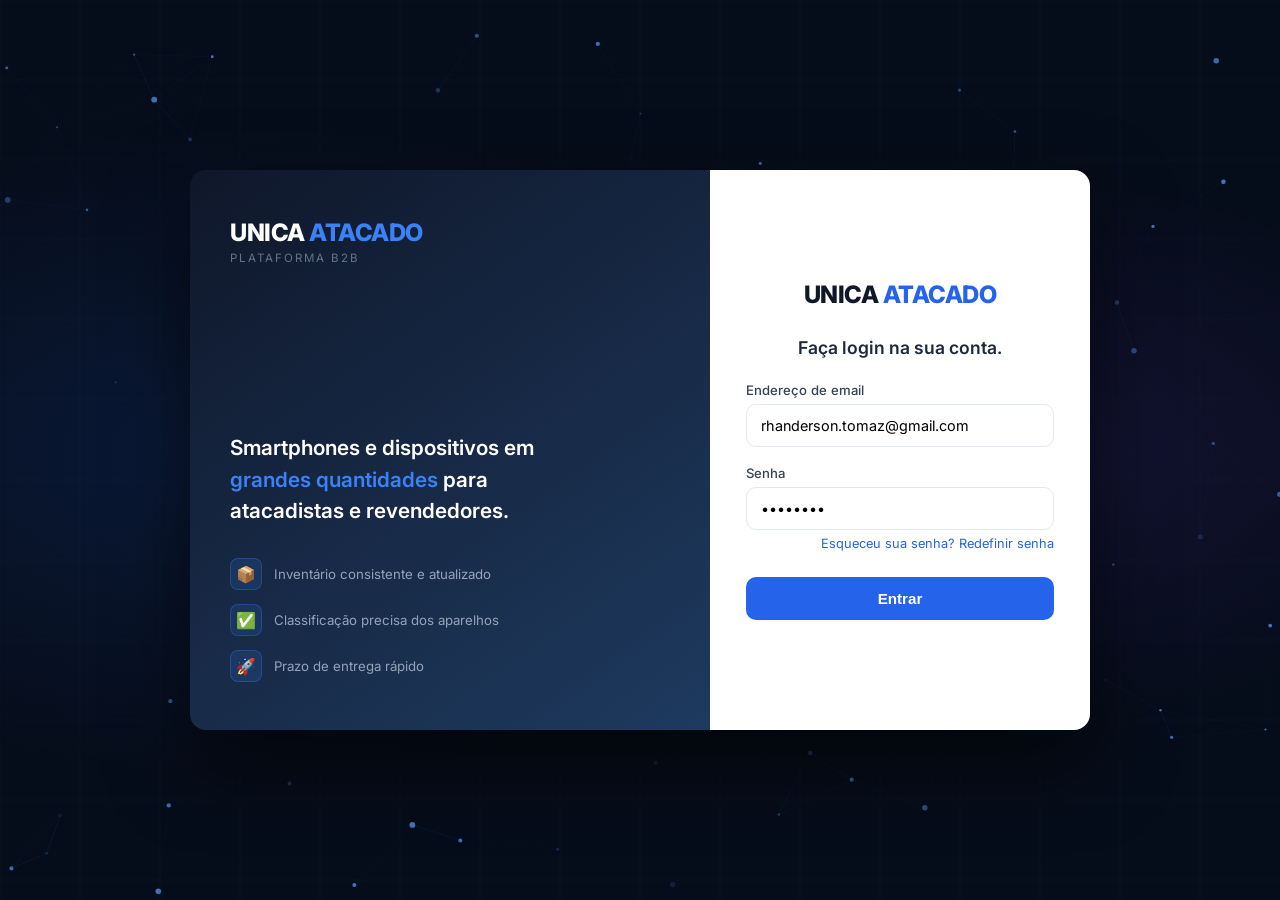
<file: preview.html>
<!DOCTYPE html>
<html lang="pt-BR">
<head>
<meta charset="UTF-8"/>
<meta name="viewport" content="width=device-width, initial-scale=1.0"/>
<title>Unica Atacado</title>
<link href="https://fonts.googleapis.com/css2?family=Inter:wght@300;400;500;600;700&display=swap" rel="stylesheet"/>
<style>
*{margin:0;padding:0;box-sizing:border-box}
body{font-family:'Inter',sans-serif;background:#f4f6f9;color:#1a1a2e}

/* ======= TELAS ======= */
.screen{display:none;min-height:100vh}
.screen.active{display:flex}

/* ======= LOGIN ======= */
#loginScreen{
  position:relative;
  align-items:center;
  justify-content:center;
  padding:20px;
  background:#060d1a;
  overflow:hidden;
}
#loginScreen canvas{position:absolute;inset:0;z-index:0}
#loginScreen::before{
  content:'';
  position:absolute;
  inset:0;
  background:
    radial-gradient(ellipse 80% 60% at 20% 50%, rgba(37,99,235,0.15) 0%, transparent 60%),
    radial-gradient(ellipse 60% 50% at 80% 50%, rgba(124,58,237,0.12) 0%, transparent 60%);
  z-index:1;
}
.login-split{
  position:relative;
  z-index:2;
  display:flex;
  width:100%;
  max-width:900px;
  min-height:560px;
  border-radius:16px;
  overflow:hidden;
  box-shadow:0 32px 80px rgba(0,0,0,0.6);
}
.login-left{
  flex:1;
  background:linear-gradient(145deg,#0f172a,#1e3a5f);
  padding:48px 40px;
  display:flex;
  flex-direction:column;
  justify-content:space-between;
  border-right:1px solid rgba(255,255,255,0.06);
}
.login-left-brand{font-size:1.5rem;font-weight:800;color:white;letter-spacing:-0.5px}
.login-left-brand span{color:#3b82f6}
.login-left-tag{font-size:0.72rem;color:#64748b;letter-spacing:2px;text-transform:uppercase;margin-top:4px}
.login-left-desc{font-size:1.3rem;font-weight:600;color:white;line-height:1.5;margin-top:auto;margin-bottom:32px}
.login-left-desc span{color:#3b82f6}
.login-left-features{display:flex;flex-direction:column;gap:14px}
.lf-item{display:flex;align-items:center;gap:12px;font-size:0.83rem;color:#94a3b8}
.lf-icon{width:32px;height:32px;border-radius:8px;background:rgba(59,130,246,0.15);border:1px solid rgba(59,130,246,0.3);display:flex;align-items:center;justify-content:center;font-size:1rem;flex-shrink:0}
.login-box{
  width:380px;
  flex-shrink:0;
  background:#ffffff;
  border-radius:0;
  padding:44px 36px;
  display:flex;
  flex-direction:column;
  justify-content:center;
}
.login-logo{text-align:center;margin-bottom:28px}
.login-logo .logo-text{font-size:1.5rem;font-weight:800;color:#0f172a;letter-spacing:-0.5px}
.login-logo .logo-text span{color:#2563eb}
.login-logo p{display:none}
.login-title{font-size:1.1rem;font-weight:600;color:#1e293b;margin-bottom:24px;text-align:center}
.form-group{margin-bottom:18px}
.form-group label{display:block;font-size:0.82rem;font-weight:500;color:#374151;margin-bottom:6px}
.form-group input{width:100%;padding:12px 14px;border:1.5px solid #e2e8f0;border-radius:10px;font-size:0.9rem;font-family:'Inter',sans-serif;outline:none;transition:border-color 0.2s}
.form-group input:focus{border-color:#2563eb}
.forgot-link{display:block;text-align:right;font-size:0.8rem;color:#2563eb;text-decoration:none;margin-top:6px;cursor:pointer}
.btn-login{width:100%;padding:13px;background:#2563eb;color:white;border:none;border-radius:10px;font-size:0.95rem;font-weight:600;cursor:pointer;margin-top:8px;transition:background 0.2s}
.btn-login:hover{background:#1d4ed8}
.login-divider{text-align:center;margin:24px 0 20px;position:relative}
.login-divider::before{content:'';position:absolute;top:50%;left:0;right:0;height:1px;background:#e2e8f0}
.login-divider span{background:white;padding:0 12px;font-size:0.8rem;color:#94a3b8;position:relative}
.login-features{display:flex;flex-direction:column;gap:10px}
.feature-item{display:flex;align-items:center;gap:10px;font-size:0.82rem;color:#64748b}
.feature-icon{width:28px;height:28px;background:#eff6ff;border-radius:8px;display:flex;align-items:center;justify-content:center;font-size:0.9rem;flex-shrink:0}
.new-customer{margin-top:20px;padding:16px;background:#f8fafc;border-radius:10px;border:1px solid #e2e8f0}
.new-customer p{font-size:0.78rem;color:#64748b;line-height:1.5}

/* ======= APP LAYOUT ======= */
#appScreen{flex-direction:column}
.app-header{background:#0f172a;color:white;padding:0 24px;height:60px;display:flex;align-items:center;justify-content:space-between;position:sticky;top:0;z-index:100}
.app-header .logo{font-size:1.2rem;font-weight:700;letter-spacing:-0.5px}
.app-header .logo span{color:#2563eb}
.app-nav{display:flex;gap:4px;margin-left:32px}
.nav-item{padding:6px 14px;border-radius:8px;font-size:0.82rem;color:#94a3b8;cursor:pointer;transition:all 0.2s;white-space:nowrap}
.nav-item:hover,.nav-item.active{background:#1e293b;color:white}
.header-right{display:flex;align-items:center;gap:16px}
.header-right .cart-badge{background:#2563eb;color:white;padding:6px 14px;border-radius:20px;font-size:0.8rem;font-weight:600;cursor:pointer;display:flex;align-items:center;gap:6px}
.header-right .user-info{font-size:0.8rem;color:#94a3b8}
.app-body{flex:1;display:flex}

/* ======= SIDEBAR ======= */
.sidebar{width:260px;background:white;border-right:1px solid #e2e8f0;padding:20px 16px;overflow-y:auto;flex-shrink:0}
.sidebar-section{margin-bottom:24px}
.sidebar-title{font-size:0.7rem;font-weight:600;color:#94a3b8;text-transform:uppercase;letter-spacing:0.8px;margin-bottom:10px}
.filter-group{margin-bottom:14px}
.filter-group label{display:block;font-size:0.8rem;font-weight:500;color:#374151;margin-bottom:6px}
.filter-group select,.filter-group input{width:100%;padding:8px 10px;border:1.5px solid #e2e8f0;border-radius:8px;font-size:0.82rem;font-family:'Inter',sans-serif;outline:none;background:white}
.filter-group select:focus,.filter-group input:focus{border-color:#2563eb}
.checkbox-list{display:flex;flex-direction:column;gap:6px}
.checkbox-item{display:flex;align-items:center;gap:8px;font-size:0.82rem;color:#374151;cursor:pointer}
.checkbox-item input{width:14px;height:14px;accent-color:#2563eb}
.btn-apply{width:100%;padding:9px;background:#2563eb;color:white;border:none;border-radius:8px;font-size:0.82rem;font-weight:600;cursor:pointer}
.btn-reset{width:100%;padding:9px;background:none;border:1.5px solid #e2e8f0;border-radius:8px;font-size:0.82rem;color:#64748b;cursor:pointer;margin-top:6px}

/* ======= MAIN CONTENT ======= */
.main-content{flex:1;padding:24px;overflow-y:auto}
.page-header{display:flex;align-items:center;justify-content:space-between;margin-bottom:20px}
.page-header h1{font-size:1.2rem;font-weight:700;color:#0f172a}
.page-header p{font-size:0.82rem;color:#64748b;margin-top:2px}
.view-toggle{display:flex;border:1.5px solid #e2e8f0;border-radius:8px;overflow:hidden}
.view-btn{padding:7px 12px;background:none;border:none;cursor:pointer;font-size:0.9rem;color:#94a3b8;transition:all 0.2s}
.view-btn.active{background:#2563eb;color:white}
.stats-bar{display:flex;gap:12px;margin-bottom:20px;flex-wrap:wrap}
.stat-card{background:white;border-radius:12px;padding:14px 18px;flex:1;min-width:140px;border:1px solid #e2e8f0}
.stat-card .stat-val{font-size:1.4rem;font-weight:700;color:#0f172a}
.stat-card .stat-label{font-size:0.75rem;color:#64748b;margin-top:2px}
.stat-card .stat-badge{display:inline-block;padding:2px 8px;border-radius:12px;font-size:0.7rem;font-weight:600;margin-top:4px}
.stat-badge.green{background:#dcfce7;color:#16a34a}
.stat-badge.blue{background:#dbeafe;color:#1d4ed8}
.stat-badge.orange{background:#ffedd5;color:#c2410c}

/* ======= TABELA ======= */
.table-wrapper{background:white;border-radius:16px;border:1px solid #e2e8f0;overflow:hidden}
.table-toolbar{padding:14px 20px;display:flex;align-items:center;justify-content:space-between;border-bottom:1px solid #f1f5f9;gap:12px;flex-wrap:wrap}
.search-input{padding:8px 12px 8px 36px;border:1.5px solid #e2e8f0;border-radius:8px;font-size:0.82rem;outline:none;width:220px;background:white url("data:image/svg+xml,%3Csvg xmlns='http://www.w3.org/2000/svg' width='14' height='14' viewBox='0 0 24 24' fill='none' stroke='%2394a3b8' stroke-width='2'%3E%3Ccircle cx='11' cy='11' r='8'/%3E%3Cpath d='m21 21-4.35-4.35'/%3E%3C/svg%3E") no-repeat 10px center}
.search-input:focus{border-color:#2563eb}
.table-actions{display:flex;gap:8px}
table{width:100%;border-collapse:collapse}
thead tr{background:#f8fafc}
th{padding:11px 16px;text-align:left;font-size:0.72rem;font-weight:600;color:#64748b;text-transform:uppercase;letter-spacing:0.5px;border-bottom:1px solid #e2e8f0}
td{padding:13px 16px;font-size:0.85rem;color:#374151;border-bottom:1px solid #f1f5f9}
tr:last-child td{border-bottom:none}
tr:hover td{background:#f8fafc}
.badge{display:inline-flex;align-items:center;padding:3px 10px;border-radius:20px;font-size:0.72rem;font-weight:600}
.badge-green{background:#dcfce7;color:#16a34a}
.badge-blue{background:#dbeafe;color:#1d4ed8}
.badge-orange{background:#ffedd5;color:#c2410c}
.badge-red{background:#fee2e2;color:#dc2626}
.badge-gray{background:#f1f5f9;color:#64748b}
.btn-add-table{padding:6px 14px;background:#2563eb;color:white;border:none;border-radius:7px;font-size:0.78rem;font-weight:600;cursor:pointer;white-space:nowrap}
.btn-add-table:hover{background:#1d4ed8}
.btn-add-table:disabled{background:#e2e8f0;color:#94a3b8;cursor:not-allowed}
.product-cell{display:flex;align-items:center;gap:10px}
.product-icon{width:36px;height:36px;background:linear-gradient(135deg,#eff6ff,#dbeafe);border-radius:8px;display:flex;align-items:center;justify-content:center;font-size:1.1rem;flex-shrink:0}
.product-name{font-weight:600;color:#0f172a;font-size:0.88rem}
.product-sku{font-size:0.72rem;color:#94a3b8}
.price{font-weight:700;color:#0f172a}
.pagination{padding:14px 20px;display:flex;align-items:center;justify-content:space-between;border-top:1px solid #f1f5f9}
.pagination span{font-size:0.8rem;color:#64748b}
.page-btns{display:flex;gap:4px}
.page-btn{width:30px;height:30px;border-radius:6px;border:1.5px solid #e2e8f0;background:white;font-size:0.8rem;cursor:pointer;display:flex;align-items:center;justify-content:center}
.page-btn.active{background:#2563eb;color:white;border-color:#2563eb}

/* ======= CARRINHO MODAL ======= */
.modal-overlay{position:fixed;inset:0;background:rgba(0,0,0,0.5);z-index:300;display:none;align-items:center;justify-content:center}
.modal-overlay.open{display:flex}
.cart-modal{background:white;border-radius:20px;width:100%;max-width:500px;max-height:85vh;display:flex;flex-direction:column;overflow:hidden;margin:20px}
.cart-header{padding:20px 24px;border-bottom:1px solid #f1f5f9;display:flex;align-items:center;justify-content:space-between}
.cart-header h2{font-size:1.1rem;font-weight:700}
.close-btn{background:none;border:none;font-size:1.2rem;cursor:pointer;color:#64748b;width:32px;height:32px;border-radius:8px;display:flex;align-items:center;justify-content:center}
.close-btn:hover{background:#f1f5f9}
.cart-items{flex:1;overflow-y:auto;padding:16px 24px}
.cart-item{display:flex;align-items:center;gap:12px;padding:12px 0;border-bottom:1px solid #f1f5f9}
.cart-item:last-child{border-bottom:none}
.cart-item-info{flex:1}
.cart-item-name{font-weight:600;font-size:0.9rem}
.cart-item-details{font-size:0.78rem;color:#64748b;margin-top:2px}
.cart-item-qty{display:flex;align-items:center;gap:8px}
.qty-btn{width:26px;height:26px;border-radius:6px;border:1.5px solid #e2e8f0;background:white;cursor:pointer;font-size:0.9rem;display:flex;align-items:center;justify-content:center}
.qty-val{font-weight:600;font-size:0.88rem;min-width:24px;text-align:center}
.cart-item-price{font-weight:700;font-size:0.9rem;color:#0f172a;min-width:80px;text-align:right}
.cart-footer{padding:16px 24px;border-top:1px solid #f1f5f9}
.cart-summary{margin-bottom:16px}
.cart-row{display:flex;justify-content:space-between;font-size:0.85rem;margin-bottom:6px;color:#64748b}
.cart-row.total{font-weight:700;font-size:1rem;color:#0f172a;margin-top:10px;padding-top:10px;border-top:1px solid #f1f5f9}
.btn-whatsapp{width:100%;padding:13px;background:#25d366;color:white;border:none;border-radius:10px;font-size:0.95rem;font-weight:700;cursor:pointer;display:flex;align-items:center;justify-content:center;gap:8px}
.btn-whatsapp:hover{background:#1ebe5a}
.empty-cart{text-align:center;padding:40px 0;color:#94a3b8}

/* ======= RESET SENHA ======= */
#resetScreen{background:linear-gradient(135deg,#0f172a 0%,#1e3a5f 60%,#0f172a 100%);align-items:center;justify-content:center;padding:20px}

/* ======= RESPONSIVO ======= */
@media(max-width:768px){
  .sidebar{display:none}
  .app-nav{display:none}
  .stats-bar .stat-card{min-width:120px}
  th:nth-child(4),td:nth-child(4),th:nth-child(5),td:nth-child(5){display:none}
}
</style>
</head>
<body>

<!-- ======================== LOGIN ======================== -->
<div id="loginScreen" class="screen active">
  <canvas id="bgCanvas"></canvas>
  <div class="login-split">
    <!-- LADO ESQUERDO -->
    <div class="login-left">
      <div>
        <div class="login-left-brand">UNICA <span>ATACADO</span></div>
        <div class="login-left-tag">Plataforma B2B</div>
      </div>
      <div class="login-left-desc">
        Smartphones e dispositivos em<br/><span>grandes quantidades</span> para<br/>atacadistas e revendedores.
      </div>
      <div class="login-left-features">
        <div class="lf-item"><div class="lf-icon">📦</div><span>Inventário consistente e atualizado</span></div>
        <div class="lf-item"><div class="lf-icon">✅</div><span>Classificação precisa dos aparelhos</span></div>
        <div class="lf-item"><div class="lf-icon">🚀</div><span>Prazo de entrega rápido</span></div>
      </div>
    </div>
    <!-- LADO DIREITO (FORM) -->
    <div class="login-box">
      <div class="login-logo">
        <div class="logo-text">UNICA <span>ATACADO</span></div>
      </div>
      <p class="login-title">Faça login na sua conta.</p>
      <div class="form-group">
        <label>Endereço de email</label>
        <input type="email" id="emailInput" value="rhanderson.tomaz@gmail.com" placeholder="seu@email.com"/>
      </div>
      <div class="form-group">
        <label>Senha</label>
        <input type="password" id="passInput" value="senha123" placeholder="••••••••"/>
        <span class="forgot-link" onclick="goTo('resetScreen')">Esqueceu sua senha? Redefinir senha</span>
      </div>
      <button class="btn-login" onclick="doLogin()">Entrar</button>
    </div>
  </div>
</div>

<!-- ======================== RESET SENHA ======================== -->
<div id="resetScreen" class="screen">
  <div class="login-box" style="border-radius:16px;max-width:400px;box-shadow:0 24px 60px rgba(0,0,0,0.3)">
    <div class="login-logo">
      <div class="logo-text">UNICA <span>ATACADO</span></div>
    </div>
    <p class="login-title">Redefinir senha</p>
    <p style="font-size:0.83rem;color:#64748b;margin-bottom:20px;text-align:center">Digite seu email e enviaremos um link para redefinir sua senha.</p>
    <div class="form-group">
      <label>Endereço de email</label>
      <input type="email" placeholder="seu@email.com"/>
    </div>
    <button class="btn-login" onclick="alert('Link enviado para seu email!')">Enviar link</button>
    <p style="text-align:center;margin-top:16px;font-size:0.82rem;color:#64748b">
      <span class="forgot-link" onclick="goTo('loginScreen')">← Voltar ao login</span>
    </p>
  </div>
</div>

<!-- ======================== APP ======================== -->
<div id="appScreen" class="screen">

  <!-- HEADER -->
  <header class="app-header">
    <div style="display:flex;align-items:center">
      <div class="logo">UNICA <span>ATACADO</span></div>
      <nav class="app-nav">
        <div class="nav-item active" onclick="setNav(this,'stockPage')">Estoque</div>
        <div class="nav-item" onclick="setNav(this,'ordersPage')">Meus Pedidos</div>
        <div class="nav-item" onclick="setNav(this,'profilePage')">Conta</div>
      </nav>
    </div>
    <div class="header-right">
      <div class="cart-badge" onclick="openCart()">🛒 Carrinho <span id="cartCount">0</span></div>
      <div class="user-info">rhanderson.tomaz@gmail.com</div>
      <span style="color:#64748b;cursor:pointer;font-size:0.82rem" onclick="goTo('loginScreen')">Sair</span>
    </div>
  </header>

  <div class="app-body">

    <!-- SIDEBAR -->
    <aside class="sidebar">
      <div class="sidebar-section">
        <div class="sidebar-title">Filtros</div>
        <div class="filter-group">
          <label>Grupo de Depósito</label>
          <select onchange="filterProducts()">
            <option value="101">Grupo 101</option>
            <option value="102">Grupo 102</option>
            <option value="103">Grupo 103</option>
          </select>
        </div>
        <div class="filter-group">
          <label>Marca</label>
          <select id="brandFilter" onchange="filterProducts()">
            <option value="">Todas</option>
            <option>Apple</option>
            <option>Samsung</option>
            <option>Motorola</option>
            <option>Xiaomi</option>
            <option>OnePlus</option>
          </select>
        </div>
        <div class="filter-group">
          <label>Condição</label>
          <div class="checkbox-list">
            <label class="checkbox-item"><input type="checkbox" checked onchange="filterProducts()"> Novo</label>
            <label class="checkbox-item"><input type="checkbox" checked onchange="filterProducts()"> Seminovo A</label>
            <label class="checkbox-item"><input type="checkbox" onchange="filterProducts()"> Seminovo B</label>
            <label class="checkbox-item"><input type="checkbox" onchange="filterProducts()"> Recondicionado</label>
          </div>
        </div>
        <div class="filter-group">
          <label>Faixa de Preço (USD)</label>
          <input type="number" placeholder="Mín" style="margin-bottom:6px"/>
          <input type="number" placeholder="Máx"/>
        </div>
        <button class="btn-apply" onclick="filterProducts()">Aplicar Filtros</button>
        <button class="btn-reset" onclick="resetFilters()">Limpar</button>
      </div>
    </aside>

    <!-- PÁGINAS -->
    <main class="main-content">

      <!-- STOCK PAGE -->
      <div id="stockPage" class="page">
        <div class="page-header">
          <div>
            <h1>Estoque Disponível</h1>
            <p id="stockSubtitle">Grupo de Depósito 101 · Atualizado agora</p>
          </div>
          <div class="view-toggle">
            <button class="view-btn active" onclick="setView('table',this)">☰</button>
            <button class="view-btn" onclick="setView('grid',this)">⊞</button>
          </div>
        </div>

        <div class="stats-bar">
          <div class="stat-card">
            <div class="stat-val" id="totalModels">0</div>
            <div class="stat-label">Modelos disponíveis</div>
            <span class="stat-badge blue">Em estoque</span>
          </div>
          <div class="stat-card">
            <div class="stat-val" id="totalUnits">0</div>
            <div class="stat-label">Unidades totais</div>
            <span class="stat-badge green">Pronto p/ envio</span>
          </div>
          <div class="stat-card">
            <div class="stat-val" id="cartTotal">0</div>
            <div class="stat-label">Itens no carrinho</div>
            <span class="stat-badge orange">Selecionados</span>
          </div>
        </div>

        <div class="table-wrapper" id="tableView">
          <div class="table-toolbar">
            <input class="search-input" type="text" placeholder="Buscar modelo, marca..." oninput="searchProducts(this.value)"/>
            <div class="table-actions">
              <span style="font-size:0.8rem;color:#64748b" id="resultCount"></span>
            </div>
          </div>
          <table>
            <thead>
              <tr>
                <th>Produto</th>
                <th>Condição</th>
                <th>Armazenamento</th>
                <th>Cor</th>
                <th>Estoque</th>
                <th>Preço Unit.</th>
                <th>Qtd</th>
                <th>Ação</th>
              </tr>
            </thead>
            <tbody id="productTableBody"></tbody>
          </table>
          <div class="pagination">
            <span id="paginationInfo"></span>
            <div class="page-btns">
              <button class="page-btn active">1</button>
              <button class="page-btn">2</button>
              <button class="page-btn">3</button>
              <button class="page-btn">›</button>
            </div>
          </div>
        </div>

        <!-- GRID VIEW -->
        <div id="gridView" style="display:none">
          <div id="productGrid" style="display:grid;grid-template-columns:repeat(auto-fill,minmax(240px,1fr));gap:16px"></div>
        </div>
      </div>

      <!-- ORDERS PAGE -->
      <div id="ordersPage" class="page" style="display:none">
        <div class="page-header"><div><h1>Meus Pedidos</h1><p>Histórico de compras</p></div></div>
        <div class="table-wrapper">
          <table>
            <thead><tr><th>Pedido</th><th>Data</th><th>Itens</th><th>Total</th><th>Status</th></tr></thead>
            <tbody>
              <tr><td>#ORD-2024-001</td><td>02/05/2025</td><td>15 unidades</td><td>USD 4.200</td><td><span class="badge badge-green">Entregue</span></td></tr>
              <tr><td>#ORD-2024-002</td><td>28/04/2025</td><td>8 unidades</td><td>USD 2.100</td><td><span class="badge badge-blue">Em trânsito</span></td></tr>
              <tr><td>#ORD-2024-003</td><td>20/04/2025</td><td>22 unidades</td><td>USD 7.800</td><td><span class="badge badge-orange">Processando</span></td></tr>
            </tbody>
          </table>
        </div>
      </div>

      <!-- PROFILE PAGE -->
      <div id="profilePage" class="page" style="display:none">
        <div class="page-header"><div><h1>Minha Conta</h1><p>Informações do perfil</p></div></div>
        <div style="background:white;border-radius:16px;border:1px solid #e2e8f0;padding:28px;max-width:480px">
          <div class="form-group"><label>Nome completo</label><input type="text" value="Rhanderson Tomaz"/></div>
          <div class="form-group"><label>Email</label><input type="email" value="rhanderson.tomaz@gmail.com"/></div>
          <div class="form-group"><label>Empresa</label><input type="text" value="Minha Empresa Ltda"/></div>
          <div class="form-group"><label>WhatsApp</label><input type="text" value="+55 83 98613-0800"/></div>
          <button class="btn-login" style="max-width:180px">Salvar alterações</button>
        </div>
      </div>

    </main>
  </div>
</div>

<!-- ======================== CARRINHO MODAL ======================== -->
<div class="modal-overlay" id="cartModal">
  <div class="cart-modal">
    <div class="cart-header">
      <h2>🛒 Carrinho de Pedido</h2>
      <button class="close-btn" onclick="closeCart()">✕</button>
    </div>
    <div class="cart-items" id="cartItems">
      <div class="empty-cart">Seu carrinho está vazio</div>
    </div>
    <div class="cart-footer">
      <div class="cart-summary" id="cartSummary"></div>
      <button class="btn-whatsapp" onclick="sendWhatsApp()">
        <svg width="18" height="18" viewBox="0 0 24 24" fill="currentColor"><path d="M17.472 14.382c-.297-.149-1.758-.867-2.03-.967-.273-.099-.471-.148-.67.15-.197.297-.767.966-.94 1.164-.173.199-.347.223-.644.075-.297-.15-1.255-.463-2.39-1.475-.883-.788-1.48-1.761-1.653-2.059-.173-.297-.018-.458.13-.606.134-.133.298-.347.446-.52.149-.174.198-.298.298-.497.099-.198.05-.371-.025-.52-.075-.149-.669-1.612-.916-2.207-.242-.579-.487-.5-.669-.51-.173-.008-.371-.01-.57-.01-.198 0-.52.074-.792.372-.272.297-1.04 1.016-1.04 2.479 0 1.462 1.065 2.875 1.213 3.074.149.198 2.096 3.2 5.077 4.487.709.306 1.262.489 1.694.625.712.227 1.36.195 1.871.118.571-.085 1.758-.719 2.006-1.413.248-.694.248-1.289.173-1.413-.074-.124-.272-.198-.57-.347m-5.421 7.403h-.004a9.87 9.87 0 01-5.031-1.378l-.361-.214-3.741.982.998-3.648-.235-.374a9.86 9.86 0 01-1.51-5.26c.001-5.45 4.436-9.884 9.888-9.884 2.64 0 5.122 1.03 6.988 2.898a9.825 9.825 0 012.893 6.994c-.003 5.45-4.437 9.884-9.885 9.884m8.413-18.297A11.815 11.815 0 0012.05 0C5.495 0 .16 5.335.157 11.892c0 2.096.547 4.142 1.588 5.945L.057 24l6.305-1.654a11.882 11.882 0 005.683 1.448h.005c6.554 0 11.89-5.335 11.893-11.893a11.821 11.821 0 00-3.48-8.413z"/></svg>
        Enviar pedido pelo WhatsApp
      </button>
    </div>
  </div>
</div>

<script>
// ======= DADOS =======
const WHATSAPP = '5583986130800';

const PRODUCTS = [
  {id:1,brand:'Apple',name:'iPhone 15 Pro Max',storage:'256GB',color:'Titânio Natural',condition:'Novo',stock:24,price:820,sku:'IPH-15PM-256-TN'},
  {id:2,brand:'Apple',name:'iPhone 15 Pro',storage:'128GB',color:'Titânio Preto',condition:'Novo',stock:18,price:720,sku:'IPH-15P-128-TB'},
  {id:3,brand:'Apple',name:'iPhone 14',storage:'128GB',color:'Meia-noite',condition:'Seminovo A',stock:35,price:480,sku:'IPH-14-128-MN'},
  {id:4,brand:'Apple',name:'iPhone 13',storage:'128GB',color:'Vermelho',condition:'Seminovo A',stock:42,price:360,sku:'IPH-13-128-VR'},
  {id:5,brand:'Samsung',name:'Galaxy S24 Ultra',storage:'512GB',color:'Titânio Preto',condition:'Novo',stock:12,price:890,sku:'SAM-S24U-512-TP'},
  {id:6,brand:'Samsung',name:'Galaxy S24+',storage:'256GB',color:'Violeta',condition:'Novo',stock:20,price:650,sku:'SAM-S24P-256-VI'},
  {id:7,brand:'Samsung',name:'Galaxy A55',storage:'256GB',color:'Azul Marinho',condition:'Novo',stock:60,price:280,sku:'SAM-A55-256-AM'},
  {id:8,brand:'Samsung',name:'Galaxy S23',storage:'128GB',color:'Creme',condition:'Seminovo A',stock:28,price:420,sku:'SAM-S23-128-CR'},
  {id:9,brand:'Motorola',name:'Edge 50 Pro',storage:'256GB',color:'Preto',condition:'Novo',stock:45,price:320,sku:'MOT-E50P-256-PT'},
  {id:10,brand:'Motorola',name:'Moto G85',storage:'128GB',color:'Grafite',condition:'Novo',stock:80,price:180,sku:'MOT-G85-128-GF'},
  {id:11,brand:'Xiaomi',name:'14 Ultra',storage:'512GB',color:'Branco',condition:'Novo',stock:8,price:780,sku:'XIA-14U-512-BR'},
  {id:12,brand:'Xiaomi',name:'Redmi Note 13 Pro',storage:'256GB',color:'Roxo',condition:'Novo',stock:55,price:220,sku:'XIA-RN13P-256-RX'},
  {id:13,brand:'OnePlus',name:'12 Pro',storage:'256GB',color:'Verde Esmeralda',condition:'Novo',stock:15,price:580,sku:'ONE-12P-256-VE'},
  {id:14,brand:'Apple',name:'iPhone 12',storage:'64GB',color:'Azul',condition:'Recondicionado',stock:0,price:240,sku:'IPH-12-64-AZ'},
  {id:15,brand:'Samsung',name:'Galaxy Z Fold 5',storage:'256GB',color:'Creme',condition:'Novo',stock:5,price:1200,sku:'SAM-ZF5-256-CR'},
];

let cart = {};
let filtered = [...PRODUCTS];

// ======= NAVEGAÇÃO =======
function goTo(screenId){
  document.querySelectorAll('.screen').forEach(s=>s.classList.remove('active'));
  document.getElementById(screenId).classList.add('active');
}

function doLogin(){
  goTo('appScreen');
  renderTable(PRODUCTS);
  updateStats();
}

function setNav(el, pageId){
  document.querySelectorAll('.nav-item').forEach(n=>n.classList.remove('active'));
  el.classList.add('active');
  document.querySelectorAll('.page').forEach(p=>p.style.display='none');
  document.getElementById(pageId).style.display='block';
}

// ======= PRODUTOS =======
function renderTable(products){
  const tbody = document.getElementById('productTableBody');
  filtered = products;
  document.getElementById('resultCount').textContent = `${products.length} modelo(s)`;
  document.getElementById('paginationInfo').textContent = `Mostrando ${Math.min(products.length,15)} de ${products.length} resultados`;

  if(!products.length){
    tbody.innerHTML='<tr><td colspan="8" style="text-align:center;padding:40px;color:#94a3b8">Nenhum produto encontrado</td></tr>';
    return;
  }

  tbody.innerHTML = products.map(p=>{
    const condClass = p.condition==='Novo'?'badge-green':p.condition.includes('A')?'badge-blue':p.condition.includes('B')?'badge-orange':'badge-gray';
    const stockClass = p.stock===0?'badge-red':p.stock<=10?'badge-orange':'badge-green';
    const stockTxt = p.stock===0?'Esgotado':p.stock<=10?`${p.stock} un.`:`${p.stock} un.`;
    const qtdInCart = cart[p.id]?.qty||0;
    return `
    <tr>
      <td><div class="product-cell">
        <div class="product-icon">📱</div>
        <div><div class="product-name">${p.name}</div><div class="product-sku">${p.sku}</div></div>
      </div></td>
      <td><span class="badge ${condClass}">${p.condition}</span></td>
      <td>${p.storage}</td>
      <td>${p.color}</td>
      <td><span class="badge ${stockClass}">${stockTxt}</span></td>
      <td class="price">USD ${p.price.toLocaleString()}</td>
      <td><input type="number" value="${qtdInCart||1}" min="1" max="${p.stock}" id="qty_${p.id}"
        style="width:60px;padding:5px 8px;border:1.5px solid #e2e8f0;border-radius:7px;font-size:0.82rem;text-align:center"
        ${p.stock===0?'disabled':''}></td>
      <td><button class="btn-add-table" ${p.stock===0?'disabled':''} onclick="addToCart(${p.id})">
        ${p.stock===0?'Esgotado':'+ Pedido'}</button></td>
    </tr>`;
  }).join('');
}

function renderGrid(products){
  const grid = document.getElementById('productGrid');
  grid.innerHTML = products.map(p=>{
    const stockClass = p.stock===0?'badge-red':p.stock<=10?'badge-orange':'badge-green';
    return `
    <div style="background:white;border-radius:14px;padding:18px;border:1px solid #e2e8f0;display:flex;flex-direction:column;gap:8px">
      <div style="font-size:2rem;text-align:center;padding:12px 0">📱</div>
      <span class="badge badge-blue" style="width:fit-content;font-size:0.68rem">${p.brand}</span>
      <div style="font-weight:700;font-size:0.9rem">${p.name}</div>
      <div style="font-size:0.78rem;color:#64748b">${p.storage} · ${p.color}</div>
      <span class="badge ${stockClass}" style="width:fit-content">${p.stock===0?'Esgotado':p.stock+' un.'}</span>
      <div style="font-weight:700;font-size:1.05rem;color:#0f172a">USD ${p.price.toLocaleString()}</div>
      <input type="number" value="1" min="1" max="${p.stock}" id="gqty_${p.id}"
        style="padding:7px;border:1.5px solid #e2e8f0;border-radius:7px;font-size:0.85rem;text-align:center" ${p.stock===0?'disabled':''}>
      <button class="btn-add-table" style="width:100%;padding:9px" ${p.stock===0?'disabled':''} onclick="addToCartGrid(${p.id})">
        ${p.stock===0?'Esgotado':'+ Adicionar ao pedido'}</button>
    </div>`;
  }).join('');
}

function updateStats(){
  const totalUnits = PRODUCTS.reduce((s,p)=>s+p.stock,0);
  document.getElementById('totalModels').textContent = PRODUCTS.filter(p=>p.stock>0).length;
  document.getElementById('totalUnits').textContent = totalUnits.toLocaleString();
  updateCartStats();
}

function setView(v, btn){
  document.querySelectorAll('.view-btn').forEach(b=>b.classList.remove('active'));
  btn.classList.add('active');
  if(v==='table'){
    document.getElementById('tableView').style.display='block';
    document.getElementById('gridView').style.display='none';
  } else {
    document.getElementById('tableView').style.display='none';
    document.getElementById('gridView').style.display='block';
    renderGrid(filtered);
  }
}

function filterProducts(){
  const brand = document.getElementById('brandFilter').value;
  const result = PRODUCTS.filter(p=> !brand || p.brand===brand);
  renderTable(result);
}

function resetFilters(){
  document.getElementById('brandFilter').value='';
  renderTable(PRODUCTS);
}

function searchProducts(q){
  const lower = q.toLowerCase();
  const result = PRODUCTS.filter(p=>
    p.name.toLowerCase().includes(lower)||
    p.brand.toLowerCase().includes(lower)||
    p.sku.toLowerCase().includes(lower)||
    p.color.toLowerCase().includes(lower)
  );
  renderTable(result);
}

// ======= CARRINHO =======
function addToCart(id){
  const qty = parseInt(document.getElementById(`qty_${id}`).value)||1;
  const p = PRODUCTS.find(x=>x.id===id);
  if(!p||p.stock===0) return;
  cart[id] = {product:p, qty: (cart[id]?.qty||0)+qty};
  updateCartStats();
  flashBtn(id);
}

function addToCartGrid(id){
  const qty = parseInt(document.getElementById(`gqty_${id}`).value)||1;
  const p = PRODUCTS.find(x=>x.id===id);
  if(!p||p.stock===0) return;
  cart[id] = {product:p, qty: (cart[id]?.qty||0)+qty};
  updateCartStats();
}

function flashBtn(id){
  const btns = document.querySelectorAll('.btn-add-table');
  // flash handled by table re-render
}

function updateCartStats(){
  const total = Object.values(cart).reduce((s,i)=>s+i.qty,0);
  document.getElementById('cartCount').textContent = total;
  document.getElementById('cartTotal').textContent = total;
}

function openCart(){
  document.getElementById('cartModal').classList.add('open');
  renderCart();
}

function closeCart(){
  document.getElementById('cartModal').classList.remove('open');
}

function renderCart(){
  const items = Object.values(cart);
  const container = document.getElementById('cartItems');
  const summary = document.getElementById('cartSummary');

  if(!items.length){
    container.innerHTML='<div class="empty-cart">Seu carrinho está vazio</div>';
    summary.innerHTML='';
    return;
  }

  container.innerHTML = items.map(item=>`
    <div class="cart-item">
      <div style="font-size:1.4rem">📱</div>
      <div class="cart-item-info">
        <div class="cart-item-name">${item.product.name}</div>
        <div class="cart-item-details">${item.product.storage} · ${item.product.color} · ${item.product.condition}</div>
      </div>
      <div class="cart-item-qty">
        <button class="qty-btn" onclick="changeQty(${item.product.id},-1)">−</button>
        <span class="qty-val">${item.qty}</span>
        <button class="qty-btn" onclick="changeQty(${item.product.id},1)">+</button>
      </div>
      <div class="cart-item-price">USD ${(item.product.price*item.qty).toLocaleString()}</div>
    </div>
  `).join('');

  const subtotal = items.reduce((s,i)=>s+i.product.price*i.qty,0);
  const totalQty = items.reduce((s,i)=>s+i.qty,0);
  summary.innerHTML=`
    <div class="cart-row"><span>Subtotal (${totalQty} unidades)</span><span>USD ${subtotal.toLocaleString()}</span></div>
    <div class="cart-row"><span>Frete</span><span>A calcular</span></div>
    <div class="cart-row total"><span>Total estimado</span><span>USD ${subtotal.toLocaleString()}</span></div>
  `;
}

function changeQty(id, delta){
  if(!cart[id]) return;
  cart[id].qty = Math.max(1, cart[id].qty + delta);
  updateCartStats();
  renderCart();
}

function sendWhatsApp(){
  const items = Object.values(cart);
  if(!items.length) return;
  let msg = '🛒 *Pedido UnicaPhones*\n\n';
  items.forEach(i=>{
    msg += `• *${i.product.name}* (${i.product.storage} · ${i.product.color} · ${i.product.condition})\n`;
    msg += `  Qtd: ${i.qty} · USD ${(i.product.price*i.qty).toLocaleString()}\n\n`;
  });
  const total = items.reduce((s,i)=>s+i.product.price*i.qty,0);
  msg += `💰 *Total: USD ${total.toLocaleString()}*\n📦 Aguardo confirmação e dados de envio.`;
  window.open(`https://wa.me/${WHATSAPP}?text=${encodeURIComponent(msg)}`, '_blank');
}

// Fechar modal clicando fora
document.getElementById('cartModal').addEventListener('click', function(e){ if(e.target===this) closeCart(); });

// Init
renderTable(PRODUCTS);
updateStats();

// ======= CANVAS FUNDO TECNOLÓGICO =======
(function(){
  const canvas = document.getElementById('bgCanvas');
  if(!canvas) return;
  const ctx = canvas.getContext('2d');
  let W, H, nodes=[], animId;

  function resize(){
    W = canvas.width = window.innerWidth;
    H = canvas.height = window.innerHeight;
  }

  function initNodes(){
    nodes = [];
    const count = Math.floor((W * H) / 14000);
    for(let i=0;i<count;i++){
      nodes.push({
        x: Math.random()*W, y: Math.random()*H,
        vx:(Math.random()-0.5)*0.4, vy:(Math.random()-0.5)*0.4,
        r: Math.random()*2+1,
        pulse: Math.random()*Math.PI*2
      });
    }
  }

  function draw(){
    ctx.clearRect(0,0,W,H);
    const t = Date.now()*0.001;

    // linhas entre nós próximos
    for(let i=0;i<nodes.length;i++){
      for(let j=i+1;j<nodes.length;j++){
        const dx=nodes[i].x-nodes[j].x, dy=nodes[i].y-nodes[j].y;
        const dist=Math.sqrt(dx*dx+dy*dy);
        if(dist<130){
          ctx.beginPath();
          ctx.moveTo(nodes[i].x,nodes[i].y);
          ctx.lineTo(nodes[j].x,nodes[j].y);
          ctx.strokeStyle=`rgba(59,130,246,${(1-dist/130)*0.18})`;
          ctx.lineWidth=0.7;
          ctx.stroke();
        }
      }
    }

    // nós
    nodes.forEach(n=>{
      n.pulse += 0.02;
      const alpha = 0.4 + Math.sin(n.pulse)*0.3;
      ctx.beginPath();
      ctx.arc(n.x,n.y,n.r,0,Math.PI*2);
      ctx.fillStyle=`rgba(99,160,255,${alpha})`;
      ctx.fill();

      // mover
      n.x+=n.vx; n.y+=n.vy;
      if(n.x<0||n.x>W) n.vx*=-1;
      if(n.y<0||n.y>H) n.vy*=-1;
    });

    // linhas de grade leve
    ctx.strokeStyle='rgba(30,58,95,0.25)';
    ctx.lineWidth=0.5;
    for(let x=0;x<W;x+=80){
      ctx.beginPath();ctx.moveTo(x,0);ctx.lineTo(x,H);ctx.stroke();
    }
    for(let y=0;y<H;y+=80){
      ctx.beginPath();ctx.moveTo(0,y);ctx.lineTo(W,y);ctx.stroke();
    }

    animId = requestAnimationFrame(draw);
  }

  function start(){
    resize(); initNodes(); draw();
  }

  function stop(){
    cancelAnimationFrame(animId);
  }

  // observa quando a tela de login está ativa
  const observer = new MutationObserver(()=>{
    const login = document.getElementById('loginScreen');
    if(login && login.classList.contains('active')) start(); else stop();
  });
  document.querySelectorAll('.screen').forEach(s=>observer.observe(s,{attributes:true,attributeFilter:['class']}));
  window.addEventListener('resize',()=>{ resize(); initNodes(); });
  start();
})();
</script>
</body>
</html>
</file>
<file: style.css>
* {
  margin: 0;
  padding: 0;
  box-sizing: border-box;
}

body {
  font-family: 'Inter', sans-serif;
  background: #f0f2f5;
  color: #1a1a1a;
}

/* HEADER */
header {
  background: linear-gradient(135deg, #1a73e8, #0d47a1);
  color: white;
  padding: 16px 24px;
  position: sticky;
  top: 0;
  z-index: 100;
  box-shadow: 0 2px 8px rgba(0,0,0,0.2);
}

.header-inner {
  max-width: 1200px;
  margin: 0 auto;
  display: flex;
  align-items: center;
  justify-content: space-between;
}

header h1 {
  font-size: 1.4rem;
  font-weight: 700;
}

.cart-btn {
  background: white;
  color: #1a73e8;
  border: none;
  padding: 10px 20px;
  border-radius: 24px;
  font-weight: 600;
  font-size: 0.95rem;
  cursor: pointer;
  display: flex;
  align-items: center;
  gap: 8px;
  transition: transform 0.1s, box-shadow 0.2s;
}

.cart-btn:hover {
  transform: scale(1.03);
  box-shadow: 0 4px 12px rgba(0,0,0,0.2);
}

.cart-count {
  background: #e53935;
  color: white;
  border-radius: 50%;
  width: 22px;
  height: 22px;
  display: inline-flex;
  align-items: center;
  justify-content: center;
  font-size: 0.75rem;
  font-weight: 700;
}

/* CONTAINER */
.container {
  max-width: 1200px;
  margin: 0 auto;
  padding: 24px 16px;
}

/* FILTERS */
.filters {
  display: flex;
  gap: 12px;
  margin-bottom: 24px;
  flex-wrap: wrap;
}

.filters input,
.filters select {
  padding: 12px 16px;
  border: 1.5px solid #dde1e7;
  border-radius: 12px;
  font-size: 0.95rem;
  font-family: 'Inter', sans-serif;
  background: white;
  outline: none;
  transition: border-color 0.2s;
}

.filters input {
  flex: 1;
  min-width: 200px;
}

.filters input:focus,
.filters select:focus {
  border-color: #1a73e8;
}

/* LOADING */
.loading {
  text-align: center;
  padding: 60px 20px;
  color: #666;
}

.spinner {
  width: 44px;
  height: 44px;
  border: 4px solid #e0e0e0;
  border-top-color: #1a73e8;
  border-radius: 50%;
  animation: spin 0.8s linear infinite;
  margin: 0 auto 16px;
}

@keyframes spin {
  to { transform: rotate(360deg); }
}

/* ERRO */
.erro {
  text-align: center;
  padding: 40px 20px;
  color: #c62828;
}

.erro button {
  margin-top: 16px;
  padding: 10px 24px;
  background: #1a73e8;
  color: white;
  border: none;
  border-radius: 8px;
  cursor: pointer;
  font-size: 0.9rem;
}

/* GRID DE PRODUTOS */
.produtos-grid {
  display: grid;
  grid-template-columns: repeat(auto-fill, minmax(220px, 1fr));
  gap: 20px;
}

/* CARD DO PRODUTO */
.produto-card {
  background: white;
  border-radius: 16px;
  padding: 20px;
  box-shadow: 0 2px 8px rgba(0,0,0,0.07);
  display: flex;
  flex-direction: column;
  gap: 10px;
  transition: transform 0.2s, box-shadow 0.2s;
}

.produto-card:hover {
  transform: translateY(-3px);
  box-shadow: 0 8px 20px rgba(0,0,0,0.12);
}

.produto-categoria {
  font-size: 0.72rem;
  font-weight: 600;
  text-transform: uppercase;
  letter-spacing: 0.5px;
  color: #1a73e8;
  background: #e8f0fe;
  padding: 3px 8px;
  border-radius: 6px;
  width: fit-content;
}

.produto-nome {
  font-size: 1rem;
  font-weight: 600;
  color: #1a1a1a;
  line-height: 1.3;
}

.produto-preco {
  font-size: 1.2rem;
  font-weight: 700;
  color: #2e7d32;
}

.produto-estoque {
  font-size: 0.82rem;
  color: #666;
}

.produto-estoque.baixo {
  color: #e65100;
}

.produto-estoque.sem-estoque {
  color: #c62828;
}

.qtd-wrapper {
  display: flex;
  align-items: center;
  gap: 8px;
  margin-top: 4px;
}

.qtd-wrapper label {
  font-size: 0.85rem;
  color: #555;
}

.qtd-input {
  width: 60px;
  padding: 6px 8px;
  border: 1.5px solid #dde1e7;
  border-radius: 8px;
  font-size: 0.9rem;
  text-align: center;
  outline: none;
}

.qtd-input:focus {
  border-color: #1a73e8;
}

.add-btn {
  margin-top: auto;
  padding: 10px;
  background: #1a73e8;
  color: white;
  border: none;
  border-radius: 10px;
  font-weight: 600;
  font-size: 0.9rem;
  cursor: pointer;
  transition: background 0.2s;
}

.add-btn:hover {
  background: #1557b0;
}

.add-btn:disabled {
  background: #ccc;
  cursor: not-allowed;
}

/* MODAL */
.modal {
  position: fixed;
  inset: 0;
  background: rgba(0,0,0,0.5);
  z-index: 200;
  display: flex;
  align-items: flex-end;
  justify-content: center;
}

@media (min-width: 600px) {
  .modal {
    align-items: center;
  }
}

.modal-content {
  background: white;
  border-radius: 20px 20px 0 0;
  width: 100%;
  max-width: 520px;
  max-height: 85vh;
  display: flex;
  flex-direction: column;
  overflow: hidden;
}

@media (min-width: 600px) {
  .modal-content {
    border-radius: 20px;
    max-height: 80vh;
  }
}

.modal-header {
  display: flex;
  align-items: center;
  justify-content: space-between;
  padding: 20px 24px;
  border-bottom: 1px solid #eee;
}

.modal-header h2 {
  font-size: 1.2rem;
}

.fechar-btn {
  background: none;
  border: none;
  font-size: 1.3rem;
  cursor: pointer;
  color: #666;
  width: 32px;
  height: 32px;
  display: flex;
  align-items: center;
  justify-content: center;
  border-radius: 50%;
  transition: background 0.2s;
}

.fechar-btn:hover {
  background: #f5f5f5;
}

.lista-carrinho {
  flex: 1;
  overflow-y: auto;
  padding: 16px 24px;
}

.carrinho-vazio {
  text-align: center;
  color: #999;
  padding: 40px 0;
  font-size: 0.95rem;
}

.item-carrinho {
  display: flex;
  align-items: center;
  justify-content: space-between;
  padding: 12px 0;
  border-bottom: 1px solid #f0f0f0;
  gap: 12px;
}

.item-info {
  flex: 1;
}

.item-nome {
  font-weight: 600;
  font-size: 0.95rem;
}

.item-qtd {
  font-size: 0.82rem;
  color: #666;
  margin-top: 2px;
}

.item-remover {
  background: none;
  border: none;
  color: #e53935;
  font-size: 1.1rem;
  cursor: pointer;
  padding: 4px 8px;
  border-radius: 6px;
  transition: background 0.2s;
}

.item-remover:hover {
  background: #fce4e4;
}

.modal-footer {
  padding: 16px 24px;
  border-top: 1px solid #eee;
  display: flex;
  flex-direction: column;
  gap: 10px;
}

.total-info {
  font-size: 0.9rem;
  color: #555;
}

.whatsapp-btn {
  padding: 14px;
  background: #25d366;
  color: white;
  border: none;
  border-radius: 12px;
  font-weight: 700;
  font-size: 1rem;
  cursor: pointer;
  display: flex;
  align-items: center;
  justify-content: center;
  gap: 8px;
  transition: background 0.2s;
}

.whatsapp-btn:hover {
  background: #1ebe5a;
}

.limpar-btn {
  padding: 10px;
  background: none;
  border: 1.5px solid #ddd;
  border-radius: 10px;
  color: #666;
  font-size: 0.88rem;
  cursor: pointer;
  transition: background 0.2s;
}

.limpar-btn:hover {
  background: #f5f5f5;
}

/* SEM RESULTADOS */
.sem-resultados {
  text-align: center;
  padding: 60px 20px;
  color: #999;
  font-size: 0.95rem;
  grid-column: 1 / -1;
}

/* RESPONSIVO */
@media (max-width: 480px) {
  header h1 {
    font-size: 1.1rem;
  }

  .cart-btn {
    padding: 8px 14px;
    font-size: 0.85rem;
  }

  .produtos-grid {
    grid-template-columns: repeat(auto-fill, minmax(160px, 1fr));
    gap: 14px;
  }

  .produto-card {
    padding: 14px;
  }
}
</file>
